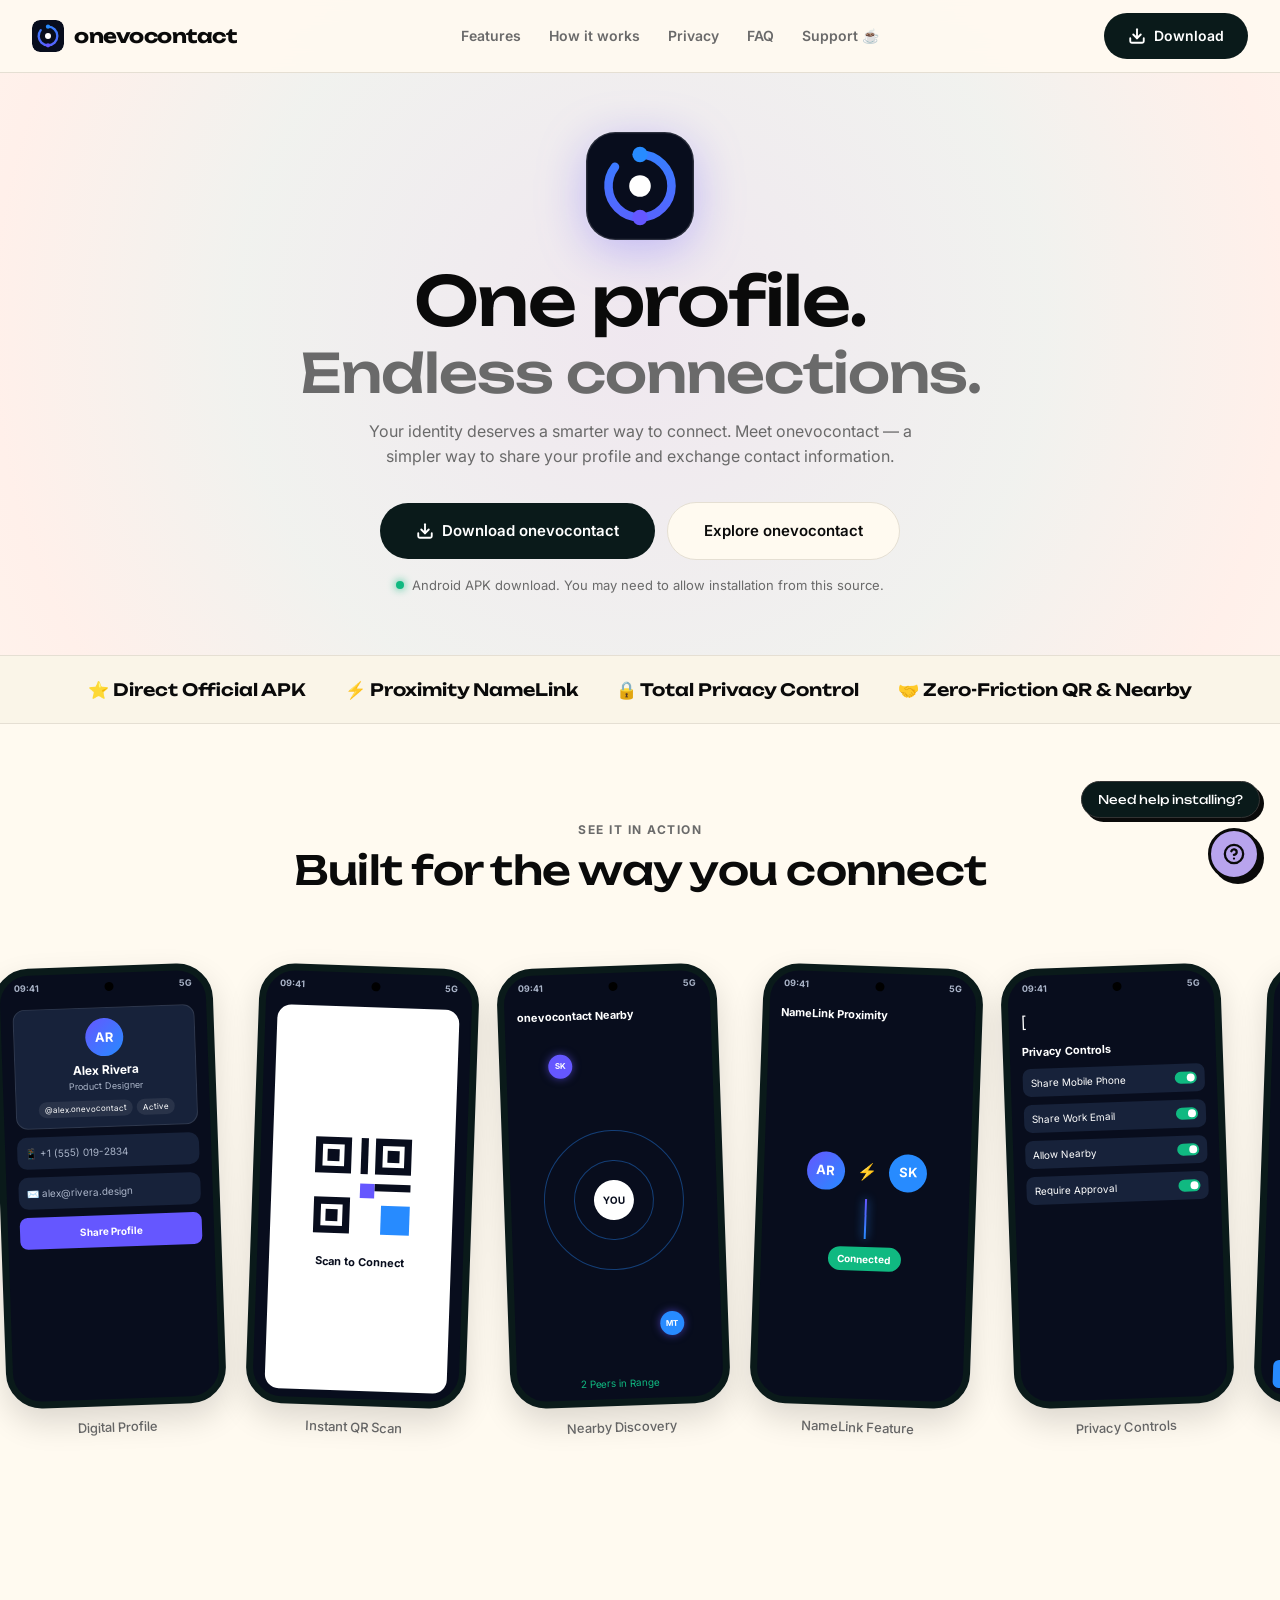
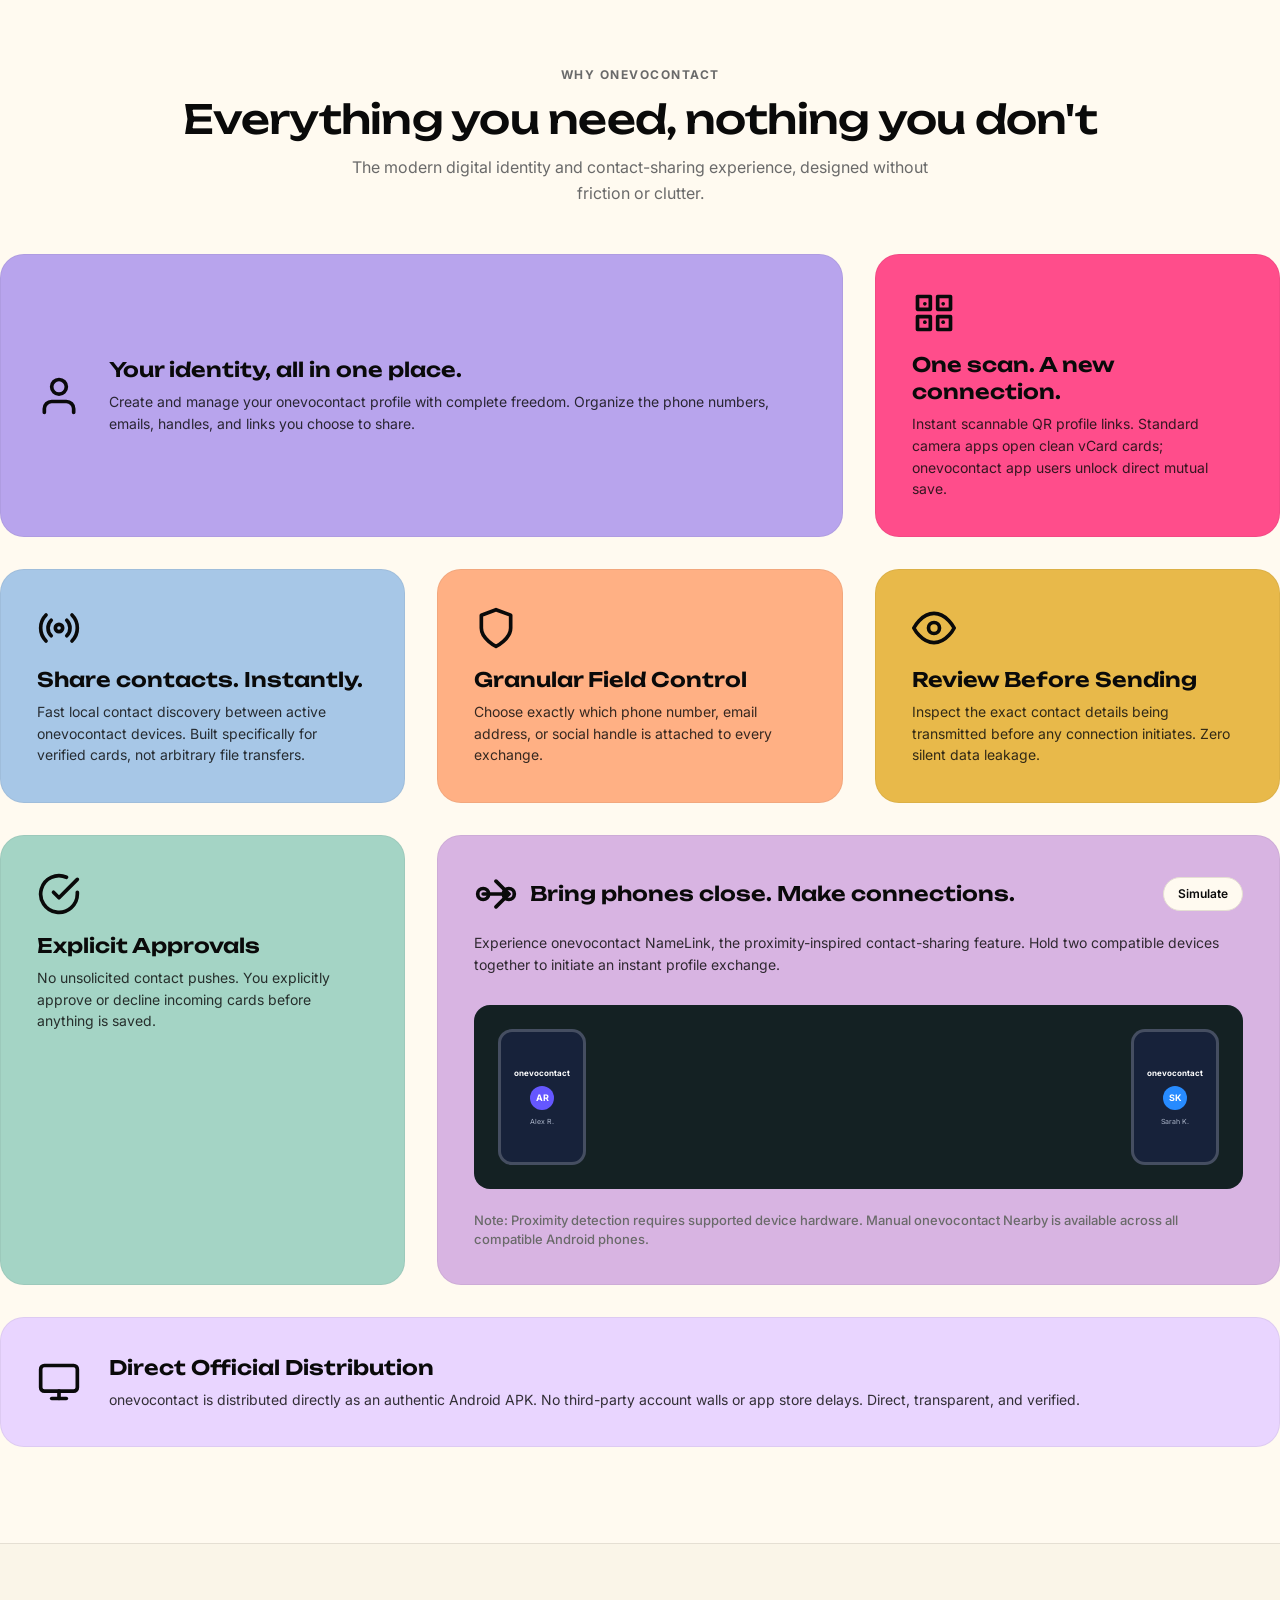
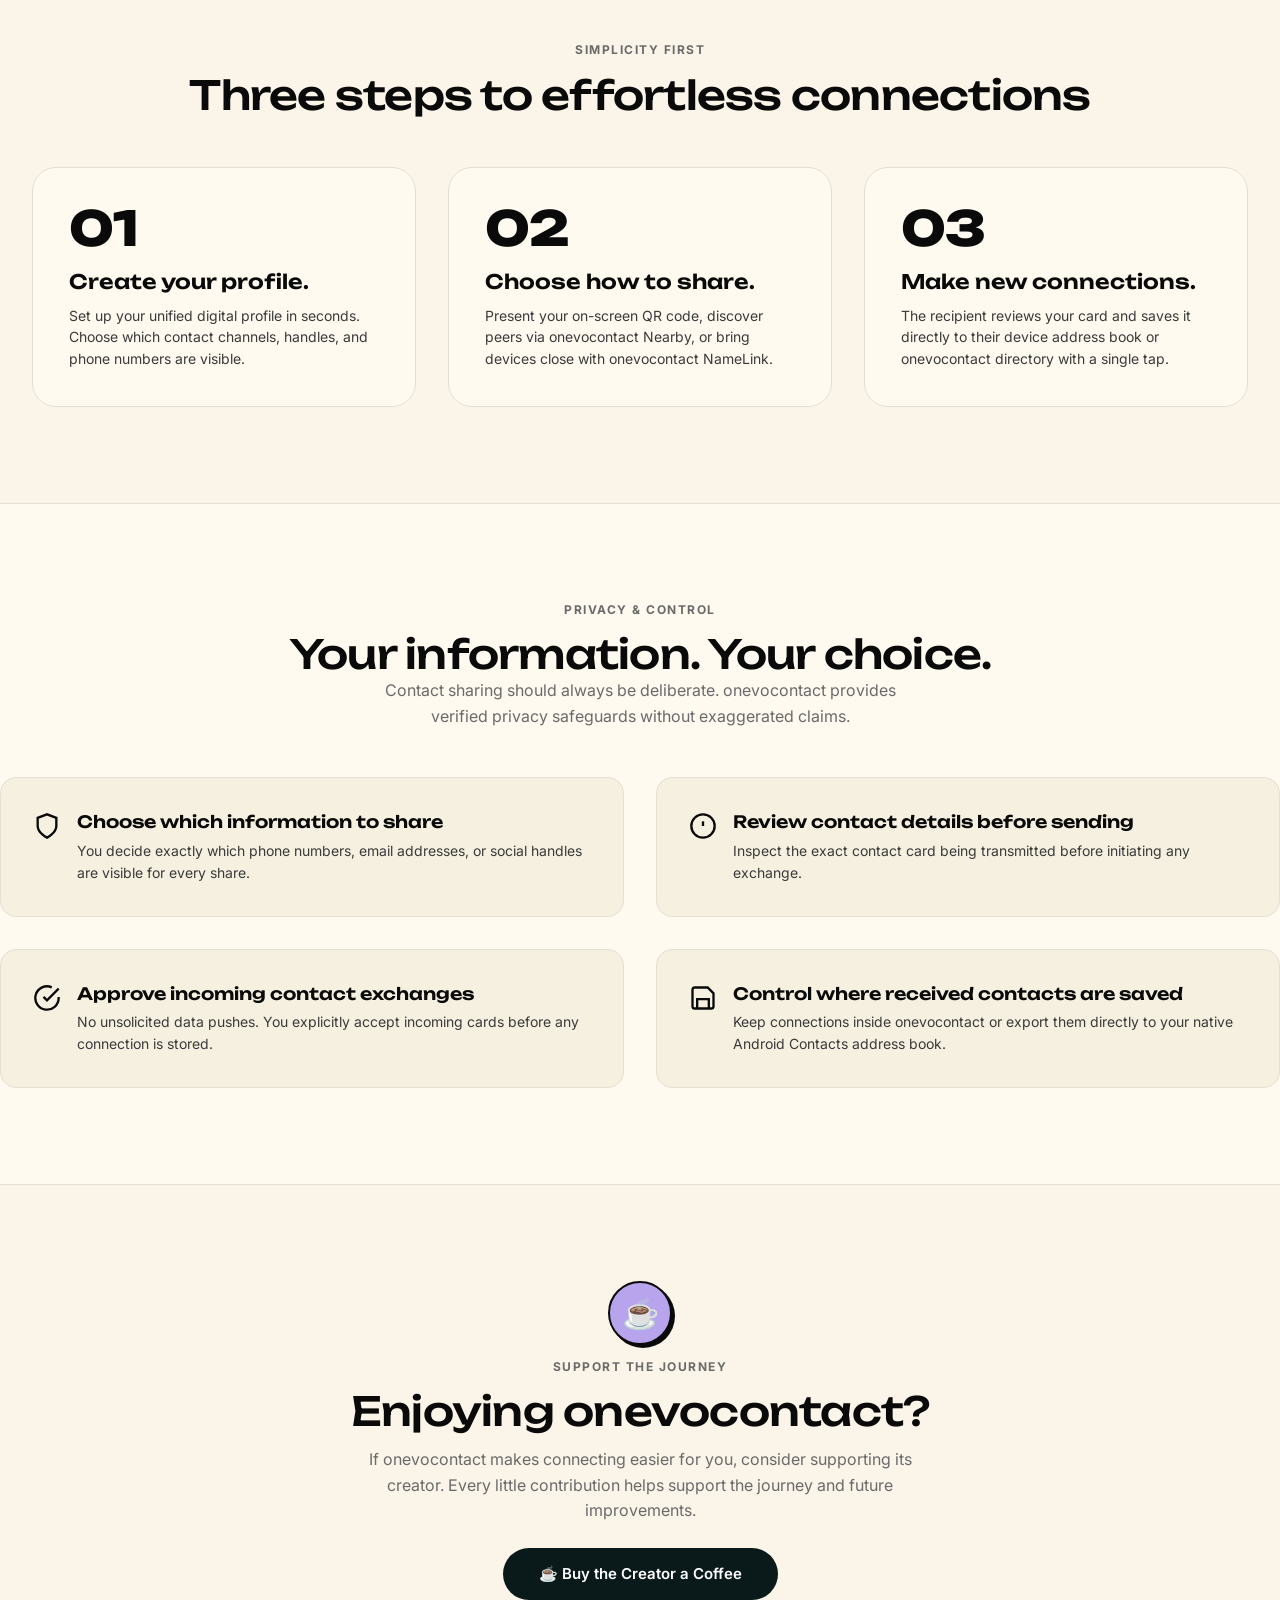
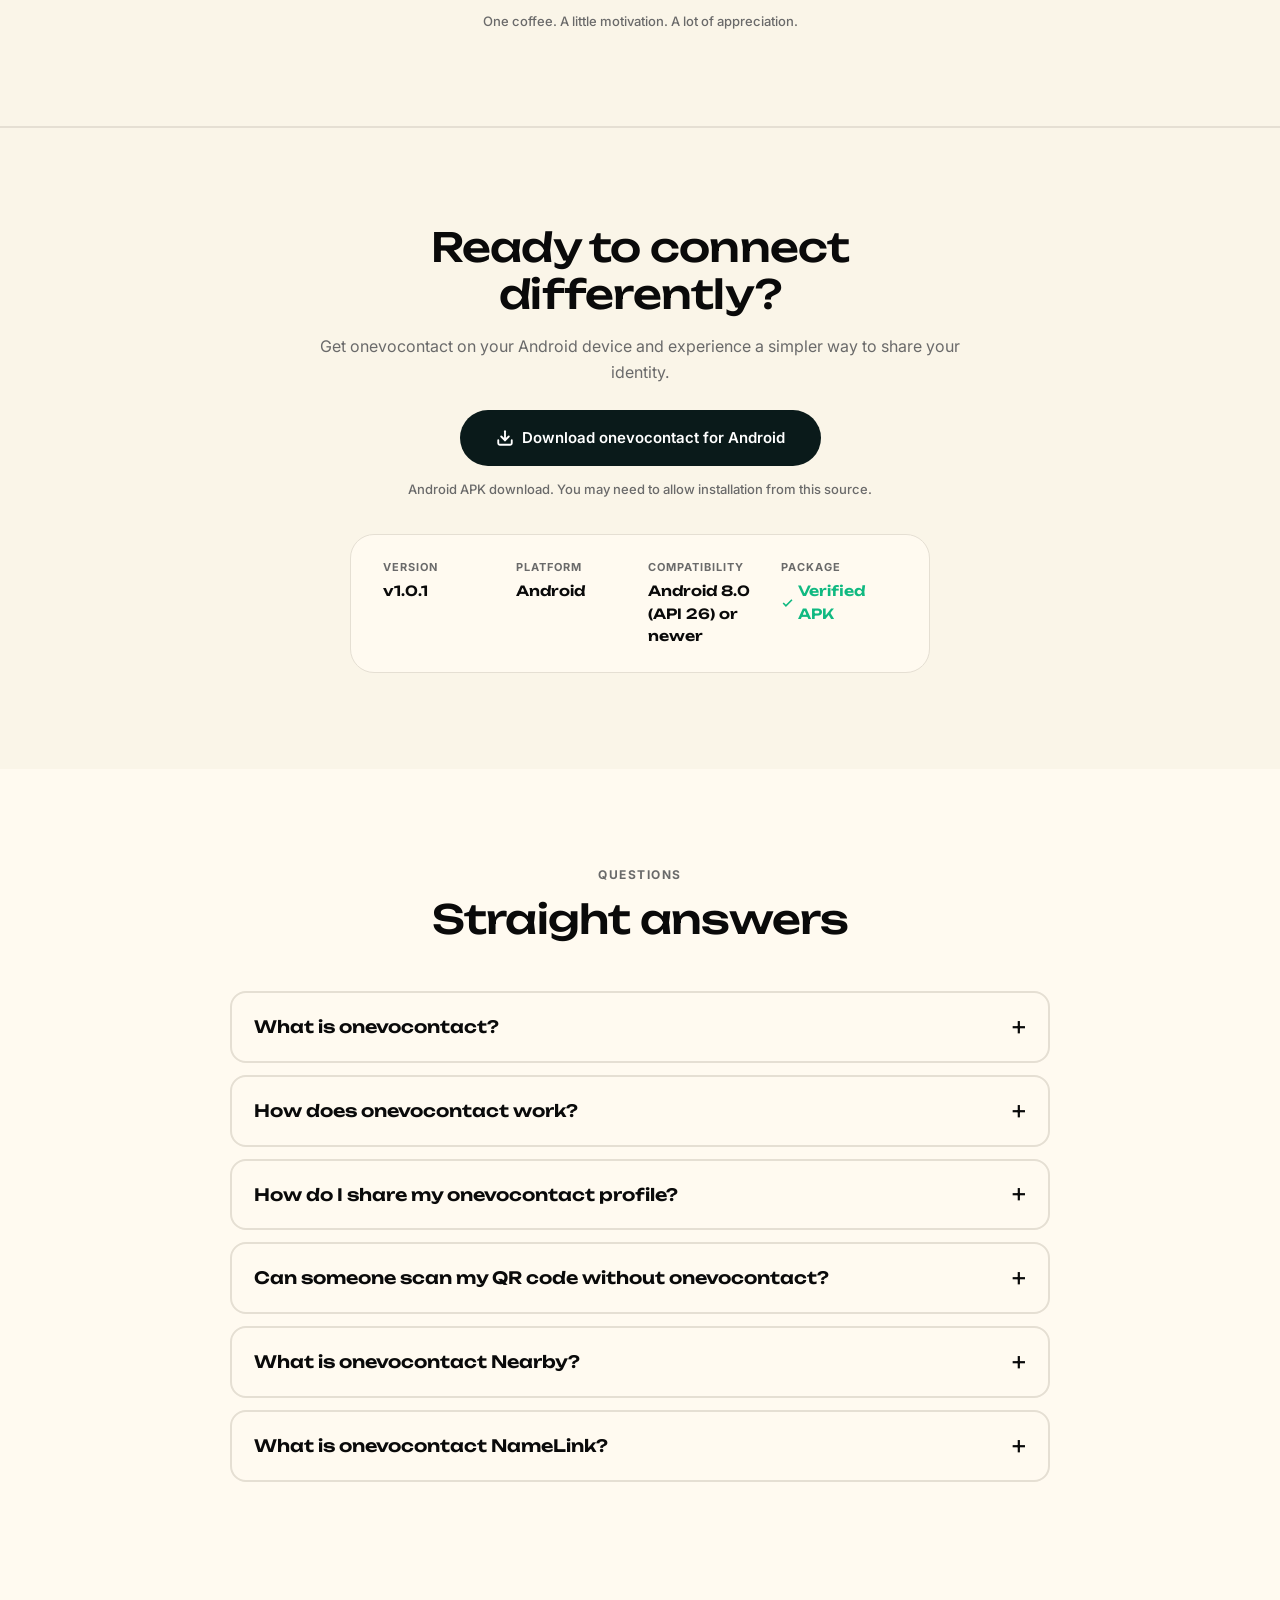
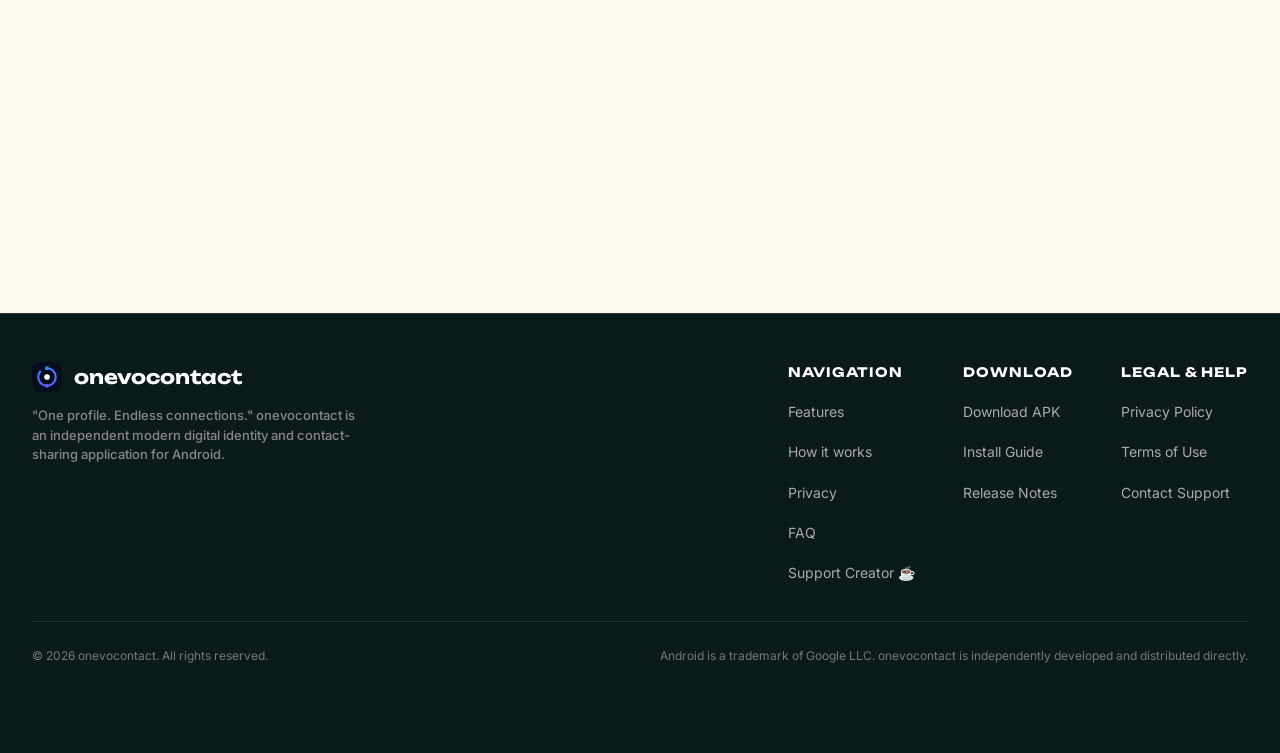
<file: index.html>
<!DOCTYPE html>
<html lang="en">
<head>
  <meta charset="UTF-8">
  <meta name="viewport" content="width=device-width, initial-scale=1.0, viewport-fit=cover">
  <meta http-equiv="X-UA-Compatible" content="ie=edge">

  <!-- Primary SEO Metadata -->
  <title>onevocontact — One profile. Endless connections. | Official Public Launch</title>
  <meta name="description" content="onevocontact makes digital identity and contact sharing simpler, faster and more convenient on Android. Download the official direct APK release.">
  <link rel="canonical" href="https://onevocontact.app/">
  <meta name="robots" content="index, follow">

  <!-- Open Graph / Facebook -->
  <meta property="og:type" content="website">
  <meta property="og:url" content="https://onevocontact.app/">
  <meta property="og:title" content="onevocontact — One profile. Endless connections.">
  <meta property="og:description" content="A simpler, faster way to share your profile and exchange contact information on Android.">
  <meta property="og:image" content="https://onevocontact.app/assets/images/og-image.svg">

  <!-- Twitter Card -->
  <meta name="twitter:card" content="summary_large_image">
  <meta name="twitter:url" content="https://onevocontact.app/">
  <meta name="twitter:title" content="onevocontact — One profile. Endless connections.">
  <meta name="twitter:description" content="A simpler, faster way to share your profile and exchange contact information on Android.">
  <meta name="twitter:image" content="https://onevocontact.app/assets/images/og-image.svg">

  <!-- Favicon (Inline data-URI fallback + external icons) -->
  <link rel="icon" type="image/svg+xml" href="data:image/svg+xml,%3Csvg xmlns='http://www.w3.org/2000/svg' viewBox='0 0 48 48'%3E%3Cdefs%3E%3ClinearGradient id='g' x1='4' y1='44' x2='44' y2='4' gradientUnits='userSpaceOnUse'%3E%3Cstop offset='0%25' stop-color='%236557FF'/%3E%3Cstop offset='100%25' stop-color='%23278BFF'/%3E%3C/linearGradient%3E%3C/defs%3E%3Crect width='48' height='48' rx='12' fill='%23080D1D'/%3E%3Ccircle cx='24' cy='24' r='14' stroke='url(%23g)' stroke-width='3.5' stroke-linecap='round' stroke-dasharray='64 12' transform='rotate(-45 24 24)' fill='none'/%3E%3Ccircle cx='24' cy='10' r='3.2' fill='%23278BFF'/%3E%3Ccircle cx='24' cy='38' r='3.2' fill='%236557FF'/%3E%3Ccircle cx='24' cy='24' r='4.5' fill='%23FFFFFF'/%3E%3C/svg%3E">
  <link rel="icon" type="image/svg+xml" href="./assets/icons/favicon.svg">
  <link rel="icon" type="image/x-icon" href="./favicon.ico">
  <meta name="theme-color" content="#fffaf0">

  <!-- Google Fonts (Unbounded + Inter) -->
  <link rel="preconnect" href="https://fonts.googleapis.com">
  <link rel="preconnect" href="https://fonts.gstatic.com" crossorigin>
  <link href="https://fonts.googleapis.com/css2?family=Inter:wght@400;500;600;700&family=Unbounded:wght@400;500;600;700;800&display=swap" rel="stylesheet">

  <!-- Structured Data (JSON-LD) -->
  <script type="application/ld+json">
  {
    "@context": "https://schema.org",
    "@type": "SoftwareApplication",
    "name": "onevocontact",
    "operatingSystem": "Android",
    "applicationCategory": "CommunicationApplication",
    "description": "onevocontact makes digital identity and contact sharing simpler, faster and more convenient on Android.",
    "downloadUrl": "https://github.com/sonusapien/onevocontact/releases/download/v.1.0.1/release.apk",
    "offers": {
      "@type": "Offer",
      "price": "0",
      "priceCurrency": "USD"
    }
  }
  </script>

  <!-- Main Stylesheet -->
  <link rel="stylesheet" href="style.css">
</head>
<body>

  <!-- ======================================================================
       NAVBAR (STICKY BLURRED RIBBON)
       ====================================================================== -->
  <nav id="navbar">
    <div class="container nav-inner">
      <a href="#" class="nav-logo display-font" aria-label="onevocontact Home">
        <svg class="nav-logo-svg" xmlns="http://www.w3.org/2000/svg" viewBox="0 0 48 48" fill="none" aria-hidden="true" focusable="false">
          <defs>
            <linearGradient id="nav-logo-grad" x1="4" y1="44" x2="44" y2="4" gradientUnits="userSpaceOnUse">
              <stop offset="0%" stop-color="#6557FF" />
              <stop offset="100%" stop-color="#278BFF" />
            </linearGradient>
          </defs>
          <rect width="48" height="48" rx="12" fill="#080D1D"/>
          <circle cx="24" cy="24" r="14" stroke="url(#nav-logo-grad)" stroke-width="3.5" stroke-linecap="round" stroke-dasharray="64 12" transform="rotate(-45 24 24)"/>
          <circle cx="24" cy="10" r="3.2" fill="#278BFF"/>
          <circle cx="24" cy="38" r="3.2" fill="#6557FF"/>
          <circle cx="24" cy="24" r="4.5" fill="#FFFFFF"/>
        </svg>
        <span>onevocontact</span>
      </a>

      <ul class="nav-center-links">
        <li><a href="#features" class="nav-link">Features</a></li>
        <li><a href="#how-it-works" class="nav-link">How it works</a></li>
        <li><a href="#privacy" class="nav-link">Privacy</a></li>
        <li><a href="#faq" class="nav-link">FAQ</a></li>
        <li><a href="#coffee" class="nav-link">Support ☕</a></li>
      </ul>

      <div class="nav-right-actions">
        <a href="https://github.com/sonusapien/onevocontact/releases/download/v.1.0.1/release.apk" download="onevocontact.apk" class="btn btn-primary ripple btn-download" data-download-apk>
          <svg xmlns="http://www.w3.org/2000/svg" viewBox="0 0 24 24" fill="none" stroke="currentColor" stroke-width="2.5" stroke-linecap="round" stroke-linejoin="round">
            <path d="M21 15v4a2 2 0 0 1-2 2H5a2 2 0 0 1-2-2v-4"></path>
            <polyline points="7 10 12 15 17 10"></polyline>
            <line x1="12" y1="15" x2="12" y2="3"></line>
          </svg>
          <span>Download</span>
        </a>

        <button class="mobile-nav-toggle" aria-label="Toggle Navigation Menu" aria-expanded="false" type="button">
          <span></span>
          <span></span>
          <span></span>
        </button>
      </div>
    </div>
  </nav>

  <!-- Mobile Drawer -->
  <div class="mobile-drawer" aria-hidden="true">
    <a href="#features" class="nav-link">Features</a>
    <a href="#how-it-works" class="nav-link">How it works</a>
    <a href="#privacy" class="nav-link">Privacy</a>
    <a href="#coffee" class="nav-link">Support ☕</a>
    <a href="#faq" class="nav-link">FAQ</a>
    <a href="https://github.com/sonusapien/onevocontact/releases/download/v.1.0.1/release.apk" download="onevocontact.apk" class="btn btn-primary ripple btn-download" data-download-apk>
      <span>Download onevocontact APK</span>
    </a>
  </div>

  <main>
    <!-- ====================================================================
         HERO SECTION (ROTATING AMBIENT AURA & FLOATING EMBLEM)
         ==================================================================== -->
    <header class="hero container">
      <svg class="hero-logo-svg reveal" xmlns="http://www.w3.org/2000/svg" viewBox="0 0 48 48" fill="none" aria-label="onevocontact Emblem" role="img">
        <defs>
          <linearGradient id="hero-logo-grad" x1="4" y1="44" x2="44" y2="4" gradientUnits="userSpaceOnUse">
            <stop offset="0%" stop-color="#6557FF" />
            <stop offset="100%" stop-color="#278BFF" />
          </linearGradient>
        </defs>
        <rect width="48" height="48" rx="13" fill="#080D1D" stroke="rgba(255,255,255,0.14)" stroke-width="1.2"/>
        <circle cx="24" cy="24" r="14" stroke="url(#hero-logo-grad)" stroke-width="3.8" stroke-linecap="round" stroke-dasharray="64 12" transform="rotate(-45 24 24)"/>
        <circle cx="24" cy="10" r="3.4" fill="#278BFF"/>
        <circle cx="24" cy="38" r="3.4" fill="#6557FF"/>
        <circle cx="24" cy="24" r="4.8" fill="#FFFFFF"/>
      </svg>

      <h1 class="display-xl reveal">
        One profile.<br>
        <span class="display-lg">Endless connections.</span>
      </h1>

      <p class="hero-sub body-md reveal">
        Your identity deserves a smarter way to connect. Meet onevocontact — a simpler way to share your profile and exchange contact information.
      </p>

      <div class="hero-ctas reveal">
        <!-- Critical Primary Download CTA -->
        <a href="https://github.com/sonusapien/onevocontact/releases/download/v.1.0.1/release.apk" download="onevocontact.apk" class="btn btn-primary btn-large ripple btn-download" data-download-apk>
          <svg xmlns="http://www.w3.org/2000/svg" viewBox="0 0 24 24" fill="none" stroke="currentColor" stroke-width="2.5" stroke-linecap="round" stroke-linejoin="round">
            <path d="M21 15v4a2 2 0 0 1-2 2H5a2 2 0 0 1-2-2v-4"></path>
            <polyline points="7 10 12 15 17 10"></polyline>
            <line x1="12" y1="15" x2="12" y2="3"></line>
          </svg>
          <span>Download onevocontact</span>
        </a>

        <a href="#features" class="btn btn-secondary btn-large ripple">
          <span>Explore onevocontact</span>
        </a>
      </div>

      <p class="hero-apk-note reveal">
        <span class="badge-dot" aria-hidden="true"></span>
        <span>Android APK download. You may need to allow installation from this source.</span>
      </p>
    </header>

    <!-- ====================================================================
         TICKER SECTION (METRIC & VALUE RIBBON)
         ==================================================================== -->
    <section class="ticker">
      <div class="ticker-inner">
        <div class="ticker-item reveal">⭐ Direct Official APK</div>
        <div class="ticker-item reveal">⚡ Proximity NameLink</div>
        <div class="ticker-item reveal">🔒 Total Privacy Control</div>
        <div class="ticker-item reveal">🤝 Zero-Friction QR &amp; Nearby</div>
      </div>
    </section>

    <!-- ====================================================================
         SCREENSHOTS MARQUEE SECTION (INFINITE ROTATING PHONES)
         ==================================================================== -->
    <section class="screenshots">
      <div class="container screenshots-header reveal">
        <p class="screenshots-label caption-uppercase">SEE IT IN ACTION</p>
        <h2 class="screenshots-title display-md">Built for the way you connect</h2>
      </div>

      <div class="scroll-strip-wrapper">
        <!-- Marquee Group 1 -->
        <div class="marquee-group">
          <!-- Mockup 1: Profile -->
          <div class="phone-mockup-wrapper">
            <div class="phone-mockup">
              <div class="phone-bar"><span>09:41</span><div class="phone-punch"></div><span>5G</span></div>
              <div class="phone-screen-body">
                <div class="screen-profile-card">
                  <div class="screen-avatar">AR</div>
                  <div class="screen-name">Alex Rivera</div>
                  <div class="screen-role">Product Designer</div>
                  <div class="screen-chip-row">
                    <span class="screen-chip">@alex.onevocontact</span>
                    <span class="screen-chip">Active</span>
                  </div>
                </div>
                <div style="background:#17223A; border-radius:10px; padding:8px; font-size:10px; color:#AAB4C8;">
                  📱 +1 (555) 019-2834
                </div>
                <div style="background:#17223A; border-radius:10px; padding:8px; font-size:10px; color:#AAB4C8;">
                  ✉️ alex@rivera.design
                </div>
                <div style="background:#6557FF; border-radius:8px; padding:8px; text-align:center; font-size:10px; font-weight:700;">
                  Share Profile
                </div>
              </div>
            </div>
            <p class="caption">Digital Profile</p>
          </div>

          <!-- Mockup 2: QR Sharing -->
          <div class="phone-mockup-wrapper">
            <div class="phone-mockup">
              <div class="phone-bar"><span>09:41</span><div class="phone-punch"></div><span>5G</span></div>
              <div class="phone-screen-body">
                <div class="screen-qr-wrap">
                  <svg viewBox="0 0 100 100" fill="none" xmlns="http://www.w3.org/2000/svg">
                    <rect width="100" height="100" rx="6" fill="#FFFFFF"/>
                    <path d="M10 10h30v30H10V10zm6 6v18h18V16H16z" fill="#080D1D"/>
                    <rect x="20" y="20" width="10" height="10" fill="#080D1D"/>
                    <path d="M60 10h30v30H60V10zm6 6v18h18V16H66z" fill="#080D1D"/>
                    <rect x="70" y="20" width="10" height="10" fill="#080D1D"/>
                    <path d="M10 60h30v30H10V60zm6 6v18h18V66H16z" fill="#080D1D"/>
                    <rect x="20" y="70" width="10" height="10" fill="#080D1D"/>
                    <rect x="48" y="10" width="6" height="30" fill="#080D1D"/>
                    <rect x="60" y="48" width="30" height="6" fill="#080D1D"/>
                    <rect x="48" y="48" width="12" height="12" fill="#6557FF"/>
                    <rect x="66" y="66" width="24" height="24" fill="#278BFF"/>
                  </svg>
                  <p style="font-size: 11px; font-weight:700; color: #080D1D; margin-top:8px;">Scan to Connect</p>
                </div>
              </div>
            </div>
            <p class="caption">Instant QR Scan</p>
          </div>

          <!-- Mockup 3: Nearby Discovery -->
          <div class="phone-mockup-wrapper">
            <div class="phone-mockup">
              <div class="phone-bar"><span>09:41</span><div class="phone-punch"></div><span>5G</span></div>
              <div class="phone-screen-body">
                <div style="font-size:11px; font-weight:700; color:#fff;">onevocontact Nearby</div>
                <div class="screen-nearby-wrap">
                  <div class="screen-radar-circle" style="width: 140px; height: 140px;"></div>
                  <div class="screen-radar-circle" style="width: 80px; height: 80px;"></div>
                  <div class="screen-peer-dot" style="top: 20px; left: 30px;">SK</div>
                  <div class="screen-peer-dot" style="bottom: 30px; right: 25px; background: #278BFF;">MT</div>
                  <div style="width: 40px; height: 40px; border-radius: 50%; background: #fff; display: flex; align-items: center; justify-content: center; font-size: 10px; font-weight: 700; color:#080D1D;">YOU</div>
                </div>
                <div style="font-size:10px; color:#10B981; text-align:center;">2 Peers in Range</div>
              </div>
            </div>
            <p class="caption">Nearby Discovery</p>
          </div>

          <!-- Mockup 4: NameLink -->
          <div class="phone-mockup-wrapper">
            <div class="phone-mockup">
              <div class="phone-bar"><span>09:41</span><div class="phone-punch"></div><span>5G</span></div>
              <div class="phone-screen-body">
                <div style="font-size:11px; font-weight:700; color:#fff;">NameLink Proximity</div>
                <div class="screen-namelink-wrap">
                  <div style="display:flex; gap:12px; align-items:center;">
                    <div class="screen-avatar" style="margin:0;">AR</div>
                    <div style="font-size:16px;">⚡</div>
                    <div class="screen-avatar" style="margin:0; background:#278BFF;">SK</div>
                  </div>
                  <div class="screen-beam"></div>
                  <span style="font-size:10px; background:#10B981; padding:4px 10px; border-radius:12px; font-weight:700;">Connected</span>
                </div>
              </div>
            </div>
            <p class="caption">NameLink Feature</p>
          </div>

          <!-- Mockup 5: Privacy -->
          <div class="phone-mockup-wrapper">
            <div class="phone-mockup">
              <div class="phone-bar"><span>09:41</span><div class="phone-punch"></div><span>5G</span></div>
              <div class="phone-screen-body">[
                <div style="font-size:11px; font-weight:700; color:#fff;">Privacy Controls</div>
                <div class="screen-switch-row"><span>Share Mobile Phone</span><div class="screen-toggle"></div></div>
                <div class="screen-switch-row"><span>Share Work Email</span><div class="screen-toggle"></div></div>
                <div class="screen-switch-row"><span>Allow Nearby</span><div class="screen-toggle"></div></div>
                <div class="screen-switch-row"><span>Require Approval</span><div class="screen-toggle"></div></div>
              </div>
            </div>
            <p class="caption">Privacy Controls</p>
          </div>

          <!-- Mockup 6: Contacts -->
          <div class="phone-mockup-wrapper">
            <div class="phone-mockup">
              <div class="phone-bar"><span>09:41</span><div class="phone-punch"></div><span>5G</span></div>
              <div class="phone-screen-body">
                <div style="font-size:11px; font-weight:700; color:#fff;">Saved Connections</div>
                <div style="background:#17223A; border-radius:8px; padding:6px 10px; font-size:10px;">Sarah Kim • Founder</div>
                <div style="background:#17223A; border-radius:8px; padding:6px 10px; font-size:10px;">Marcus Thorne • Engineer</div>
                <div style="background:#17223A; border-radius:8px; padding:6px 10px; font-size:10px;">Elena Rostova • Design</div>
                <div style="background:#278BFF; border-radius:6px; padding:6px; text-align:center; font-size:10px; font-weight:700; margin-top:auto;">Export to Contacts</div>
              </div>
            </div>
            <p class="caption">Contacts Library</p>
          </div>
        </div>

        <!-- Marquee Group 2 (Clone for seamless loop) -->
        <div class="marquee-group" aria-hidden="true">
          <div class="phone-mockup-wrapper">
            <div class="phone-mockup">
              <div class="phone-bar"><span>09:41</span><div class="phone-punch"></div><span>5G</span></div>
              <div class="phone-screen-body">
                <div class="screen-profile-card">
                  <div class="screen-avatar">AR</div>
                  <div class="screen-name">Alex Rivera</div>
                  <div class="screen-role">Product Designer</div>
                  <div class="screen-chip-row"><span class="screen-chip">@alex.onevocontact</span><span class="screen-chip">Active</span></div>
                </div>
                <div style="background:#17223A; border-radius:10px; padding:8px; font-size:10px; color:#AAB4C8;">📱 +1 (555) 019-2834</div>
                <div style="background:#17223A; border-radius:10px; padding:8px; font-size:10px; color:#AAB4C8;">✉️ alex@rivera.design</div>
                <div style="background:#6557FF; border-radius:8px; padding:8px; text-align:center; font-size:10px; font-weight:700;">Share Profile</div>
              </div>
            </div>
            <p class="caption">Digital Profile</p>
          </div>

          <div class="phone-mockup-wrapper">
            <div class="phone-mockup">
              <div class="phone-bar"><span>09:41</span><div class="phone-punch"></div><span>5G</span></div>
              <div class="phone-screen-body">
                <div class="screen-qr-wrap">
                  <svg viewBox="0 0 100 100" fill="none" xmlns="http://www.w3.org/2000/svg">
                    <rect width="100" height="100" rx="6" fill="#FFFFFF"/>
                    <path d="M10 10h30v30H10V10zm6 6v18h18V16H16z" fill="#080D1D"/>
                    <rect x="20" y="20" width="10" height="10" fill="#080D1D"/>
                    <path d="M60 10h30v30H60V10zm6 6v18h18V16H66z" fill="#080D1D"/>
                    <rect x="70" y="20" width="10" height="10" fill="#080D1D"/>
                    <path d="M10 60h30v30H10V60zm6 6v18h18V66H16z" fill="#080D1D"/>
                    <rect x="20" y="70" width="10" height="10" fill="#080D1D"/>
                    <rect x="48" y="10" width="6" height="30" fill="#080D1D"/>
                    <rect x="60" y="48" width="30" height="6" fill="#080D1D"/>
                    <rect x="48" y="48" width="12" height="12" fill="#6557FF"/>
                    <rect x="66" y="66" width="24" height="24" fill="#278BFF"/>
                  </svg>
                  <p style="font-size: 11px; font-weight:700; color: #080D1D; margin-top:8px;">Scan to Connect</p>
                </div>
              </div>
            </div>
            <p class="caption">Instant QR Scan</p>
          </div>

          <div class="phone-mockup-wrapper">
            <div class="phone-mockup">
              <div class="phone-bar"><span>09:41</span><div class="phone-punch"></div><span>5G</span></div>
              <div class="phone-screen-body">
                <div style="font-size:11px; font-weight:700; color:#fff;">onevocontact Nearby</div>
                <div class="screen-nearby-wrap">
                  <div class="screen-radar-circle" style="width: 140px; height: 140px;"></div>
                  <div class="screen-radar-circle" style="width: 80px; height: 80px;"></div>
                  <div class="screen-peer-dot" style="top: 20px; left: 30px;">SK</div>
                  <div class="screen-peer-dot" style="bottom: 30px; right: 25px; background: #278BFF;">MT</div>
                  <div style="width: 40px; height: 40px; border-radius: 50%; background: #fff; display: flex; align-items: center; justify-content: center; font-size: 10px; font-weight: 700; color:#080D1D;">YOU</div>
                </div>
                <div style="font-size:10px; color:#10B981; text-align:center;">2 Peers in Range</div>
              </div>
            </div>
            <p class="caption">Nearby Discovery</p>
          </div>

          <div class="phone-mockup-wrapper">
            <div class="phone-mockup">
              <div class="phone-bar"><span>09:41</span><div class="phone-punch"></div><span>5G</span></div>
              <div class="phone-screen-body">
                <div style="font-size:11px; font-weight:700; color:#fff;">NameLink Proximity</div>
                <div class="screen-namelink-wrap">
                  <div style="display:flex; gap:12px; align-items:center;">
                    <div class="screen-avatar" style="margin:0;">AR</div>
                    <div style="font-size:16px;">⚡</div>
                    <div class="screen-avatar" style="margin:0; background:#278BFF;">SK</div>
                  </div>
                  <div class="screen-beam"></div>
                  <span style="font-size:10px; background:#10B981; padding:4px 10px; border-radius:12px; font-weight:700;">Connected</span>
                </div>
              </div>
            </div>
            <p class="caption">NameLink Feature</p>
          </div>

          <div class="phone-mockup-wrapper">
            <div class="phone-mockup">
              <div class="phone-bar"><span>09:41</span><div class="phone-punch"></div><span>5G</span></div>
              <div class="phone-screen-body">
                <div style="font-size:11px; font-weight:700; color:#fff;">Privacy Controls</div>
                <div class="screen-switch-row"><span>Share Mobile Phone</span><div class="screen-toggle"></div></div>
                <div class="screen-switch-row"><span>Share Work Email</span><div class="screen-toggle"></div></div>
                <div class="screen-switch-row"><span>Allow Nearby</span><div class="screen-toggle"></div></div>
                <div class="screen-switch-row"><span>Require Approval</span><div class="screen-toggle"></div></div>
              </div>
            </div>
            <p class="caption">Privacy Controls</p>
          </div>

          <div class="phone-mockup-wrapper">
            <div class="phone-mockup">
              <div class="phone-bar"><span>09:41</span><div class="phone-punch"></div><span>5G</span></div>
              <div class="phone-screen-body">
                <div style="font-size:11px; font-weight:700; color:#fff;">Saved Connections</div>
                <div style="background:#17223A; border-radius:8px; padding:6px 10px; font-size:10px;">Sarah Kim • Founder</div>
                <div style="background:#17223A; border-radius:8px; padding:6px 10px; font-size:10px;">Marcus Thorne • Engineer</div>
                <div style="background:#17223A; border-radius:8px; padding:6px 10px; font-size:10px;">Elena Rostova • Design</div>
                <div style="background:#278BFF; border-radius:6px; padding:6px; text-align:center; font-size:10px; font-weight:700; margin-top:auto;">Export to Contacts</div>
              </div>
            </div>
            <p class="caption">Contacts Library</p>
          </div>
        </div>
      </div>
    </section>

    <!-- ====================================================================
         FEATURES BENTO GRID (POP-PASTEL TACTILE CARDS)
         ==================================================================== -->
    <section class="features container" id="features">
      <div class="features-header reveal">
        <p class="caption-uppercase" style="margin-bottom: var(--space-sm);">WHY onevocontact</p>
        <h2 class="display-md" style="margin-bottom: var(--space-sm);">Everything you need, nothing you don't</h2>
        <p class="body-md" style="color: var(--muted); max-width: 580px; margin: 0 auto;">
          The modern digital identity and contact-sharing experience, designed without friction or clutter.
        </p>
      </div>

      <div class="features-grid">
        <!-- Bento 1: Digital Identity (Feature A) -->
        <div class="feature-card feature-card-1 col-span-2 flex-row reveal">
          <svg class="feature-icon-svg" xmlns="http://www.w3.org/2000/svg" viewBox="0 0 24 24" fill="none" stroke="currentColor" stroke-width="2" stroke-linecap="round" stroke-linejoin="round">
            <path d="M20 21v-2a4 4 0 0 0-4-4H8a4 4 0 0 0-4 4v2"></path>
            <circle cx="12" cy="7" r="4"></circle>
          </svg>
          <div class="feature-content">
            <h3 class="title-md">Your identity, all in one place.</h3>
            <p class="body-sm feature-body">
              Create and manage your onevocontact profile with complete freedom. Organize the phone numbers, emails, handles, and links you choose to share.
            </p>
          </div>
        </div>

        <!-- Bento 2: QR Sharing (Feature B) -->
        <div class="feature-card feature-card-2 reveal">
          <svg class="feature-icon-svg" xmlns="http://www.w3.org/2000/svg" viewBox="0 0 24 24" fill="none" stroke="currentColor" stroke-width="2" stroke-linecap="round" stroke-linejoin="round">
            <rect x="3" y="3" width="7" height="7"></rect>
            <rect x="14" y="3" width="7" height="7"></rect>
            <rect x="14" y="14" width="7" height="7"></rect>
            <rect x="3" y="14" width="7" height="7"></rect>
            <path d="M7 7h.01"></path><path d="M17 7h.01"></path><path d="M7 17h.01"></path><path d="M17 17h.01"></path>
          </svg>
          <div class="feature-content">
            <h3 class="title-md">One scan. A new connection.</h3>
            <p class="body-sm feature-body">
              Instant scannable QR profile links. Standard camera apps open clean vCard cards; onevocontact app users unlock direct mutual save.
            </p>
          </div>
        </div>

        <!-- Bento 3: onevocontact Nearby (Feature C) -->
        <div class="feature-card feature-card-3 reveal">
          <svg class="feature-icon-svg" xmlns="http://www.w3.org/2000/svg" viewBox="0 0 24 24" fill="none" stroke="currentColor" stroke-width="2" stroke-linecap="round" stroke-linejoin="round">
            <circle cx="12" cy="12" r="2"></circle>
            <path d="M16.24 7.76a6 6 0 0 1 0 8.49m-8.48-.01a6 6 0 0 1 0-8.49m11.31-2.82a10 10 0 0 1 0 14.14m-14.14 0a10 10 0 0 1 0-14.14"></path>
          </svg>
          <div class="feature-content">
            <h3 class="title-md">Share contacts. Instantly.</h3>
            <p class="body-sm feature-body">
              Fast local contact discovery between active onevocontact devices. Built specifically for verified cards, not arbitrary file transfers.
            </p>
          </div>
        </div>

        <!-- Bento 4: Granular Privacy -->
        <div class="feature-card feature-card-4 reveal">
          <svg class="feature-icon-svg" xmlns="http://www.w3.org/2000/svg" viewBox="0 0 24 24" fill="none" stroke="currentColor" stroke-width="2" stroke-linecap="round" stroke-linejoin="round">
            <path d="M12 22s8-4 8-10V5l-8-3-8 3v7c0 6 8 10 8 10z"></path>
          </svg>
          <div class="feature-content">
            <h3 class="title-md">Granular Field Control</h3>
            <p class="body-sm feature-body">
              Choose exactly which phone number, email address, or social handle is attached to every exchange.
            </p>
          </div>
        </div>

        <!-- Bento 5: Review Before Sending -->
        <div class="feature-card feature-card-5 reveal">
          <svg class="feature-icon-svg" xmlns="http://www.w3.org/2000/svg" viewBox="0 0 24 24" fill="none" stroke="currentColor" stroke-width="2" stroke-linecap="round" stroke-linejoin="round">
            <path d="M1 12s4-8 11-8 11 8 11 8-4 8-11 8-11-8-11-8z"></path>
            <circle cx="12" cy="12" r="3"></circle>
          </svg>
          <div class="feature-content">
            <h3 class="title-md">Review Before Sending</h3>
            <p class="body-sm feature-body">
              Inspect the exact contact details being transmitted before any connection initiates. Zero silent data leakage.
            </p>
          </div>
        </div>

        <!-- Bento 6: Explicit Approvals -->
        <div class="feature-card feature-card-6 reveal">
          <svg class="feature-icon-svg" xmlns="http://www.w3.org/2000/svg" viewBox="0 0 24 24" fill="none" stroke="currentColor" stroke-width="2" stroke-linecap="round" stroke-linejoin="round">
            <path d="M22 11.08V12a10 10 0 1 1-5.93-9.14"></path>
            <polyline points="22 4 12 14.01 9 11.01"></polyline>
          </svg>
          <div class="feature-content">
            <h3 class="title-md">Explicit Approvals</h3>
            <p class="body-sm feature-body">
              No unsolicited contact pushes. You explicitly approve or decline incoming cards before anything is saved.
            </p>
          </div>
        </div>

        <!-- Bento 7: onevocontact NameLink (Feature D - Signature Innovation) -->
        <div class="feature-card feature-card-7 col-span-2 reveal">
          <div class="nl-card-header">
            <div class="nl-card-title-group">
              <svg class="feature-icon-svg" xmlns="http://www.w3.org/2000/svg" viewBox="0 0 24 24" fill="none" stroke="currentColor" stroke-width="2" stroke-linecap="round" stroke-linejoin="round">
                <path d="M5 12h14"></path>
                <path d="M12 5l7 7-7 7"></path>
                <circle cx="5" cy="12" r="3"></circle>
                <circle cx="19" cy="12" r="3"></circle>
              </svg>
              <h3 class="title-md">Bring phones close. Make connections.</h3>
            </div>
            <button id="nl-sim-trigger" class="btn btn-secondary btn-sm" type="button">
              <span>Simulate</span>
            </button>
          </div>

          <p class="body-sm feature-body">
            Experience onevocontact NameLink, the proximity-inspired contact-sharing feature. Hold two compatible devices together to initiate an instant profile exchange.
          </p>

          <!-- Interactive NameLink Demonstration Stage -->
          <div class="namelink-mini-stage">
            <div class="nl-mini-phone left">
              <span style="font-size:8px; font-weight:700;">onevocontact</span>
              <div style="width:24px; height:24px; border-radius:50%; background:#6557FF; margin:6px auto; font-size:9px; font-weight:700; display:flex; align-items:center; justify-content:center;">AR</div>
              <span style="font-size:7px; color:#AAB4C8;">Alex R.</span>
            </div>

            <div class="nl-mini-waves" aria-hidden="true">
              <div class="nl-wave-ring"></div>
            </div>

            <div class="namelink-mini-badge">
              Connected • Contact Saved
            </div>

            <div class="nl-mini-phone right">
              <span style="font-size:8px; font-weight:700;">onevocontact</span>
              <div style="width:24px; height:24px; border-radius:50%; background:#278BFF; margin:6px auto; font-size:9px; font-weight:700; display:flex; align-items:center; justify-content:center;">SK</div>
              <span style="font-size:7px; color:#AAB4C8;">Sarah K.</span>
            </div>
          </div>

          <p class="caption" style="margin-top: 6px;">
            Note: Proximity detection requires supported device hardware. Manual onevocontact Nearby is available across all compatible Android phones.
          </p>
        </div>

        <!-- Bento 8: Direct Official APK Distribution -->
        <div class="feature-card feature-card-8 col-span-3 flex-row reveal">
          <svg class="feature-icon-svg" xmlns="http://www.w3.org/2000/svg" viewBox="0 0 24 24" fill="none" stroke="currentColor" stroke-width="2" stroke-linecap="round" stroke-linejoin="round">
            <rect x="2" y="3" width="20" height="14" rx="2" ry="2"></rect>
            <line x1="8" y1="21" x2="16" y2="21"></line>
            <line x1="12" y1="17" x2="12" y2="21"></line>
          </svg>
          <div class="feature-content">
            <h3 class="title-md">Direct Official Distribution</h3>
            <p class="body-sm feature-body">
              onevocontact is distributed directly as an authentic Android APK. No third-party account walls or app store delays. Direct, transparent, and verified.
            </p>
          </div>
        </div>
      </div>
    </section>

    <!-- ====================================================================
         HOW IT WORKS (3-STEP TACTILE CARDS)
         ==================================================================== -->
    <section class="how-it-works" id="how-it-works">
      <div class="container">
        <div class="how-it-works-header reveal">
          <p class="caption-uppercase" style="margin-bottom: var(--space-sm);">SIMPLICITY FIRST</p>
          <h2 class="display-md">Three steps to effortless connections</h2>
        </div>

        <div class="steps-grid">
          <div class="step-box reveal">
            <div class="step-digit">01</div>
            <h3 class="title-md">Create your profile.</h3>
            <p class="body-sm">
              Set up your unified digital profile in seconds. Choose which contact channels, handles, and phone numbers are visible.
            </p>
          </div>

          <div class="step-box reveal">
            <div class="step-digit">02</div>
            <h3 class="title-md">Choose how to share.</h3>
            <p class="body-sm">
              Present your on-screen QR code, discover peers via onevocontact Nearby, or bring devices close with onevocontact NameLink.
            </p>
          </div>

          <div class="step-box reveal">
            <div class="step-digit">03</div>
            <h3 class="title-md">Make new connections.</h3>
            <p class="body-sm">
              The recipient reviews your card and saves it directly to their device address book or onevocontact directory with a single tap.
            </p>
          </div>
        </div>
      </div>
    </section>

    <!-- ====================================================================
         PRIVACY AND USER CONTROL SECTION
         ==================================================================== -->
    <section class="privacy container" id="privacy">
      <div class="features-header reveal">
        <p class="caption-uppercase" style="margin-bottom: var(--space-sm);">PRIVACY &amp; CONTROL</p>
        <h2 class="display-md">Your information. Your choice.</h2>
        <p class="body-md" style="color: var(--muted); max-width: 540px; margin: 0 auto;">
          Contact sharing should always be deliberate. onevocontact provides verified privacy safeguards without exaggerated claims.
        </p>
      </div>

      <div class="privacy-grid">
        <div class="privacy-pill-card reveal">
          <svg viewBox="0 0 24 24" fill="none" stroke="currentColor" stroke-width="2"><path d="M12 22s8-4 8-10V5l-8-3-8 3v7c0 6 8 10 8 10z"></path></svg>
          <div>
            <h3 class="title-sm" style="margin-bottom: 6px;">Choose which information to share</h3>
            <p class="body-sm">You decide exactly which phone numbers, email addresses, or social handles are visible for every share.</p>
          </div>
        </div>

        <div class="privacy-pill-card reveal">
          <svg viewBox="0 0 24 24" fill="none" stroke="currentColor" stroke-width="2"><circle cx="12" cy="12" r="10"></circle><line x1="12" y1="8" x2="12" y2="12"></line><line x1="12" y1="16" x2="12.01" y2="16"></line></svg>
          <div>
            <h3 class="title-sm" style="margin-bottom: 6px;">Review contact details before sending</h3>
            <p class="body-sm">Inspect the exact contact card being transmitted before initiating any exchange.</p>
          </div>
        </div>

        <div class="privacy-pill-card reveal">
          <svg viewBox="0 0 24 24" fill="none" stroke="currentColor" stroke-width="2"><path d="M22 11.08V12a10 10 0 1 1-5.93-9.14"></path><polyline points="22 4 12 14.01 9 11.01"></polyline></svg>
          <div>
            <h3 class="title-sm" style="margin-bottom: 6px;">Approve incoming contact exchanges</h3>
            <p class="body-sm">No unsolicited data pushes. You explicitly accept incoming cards before any connection is stored.</p>
          </div>
        </div>

        <div class="privacy-pill-card reveal">
          <svg viewBox="0 0 24 24" fill="none" stroke="currentColor" stroke-width="2"><path d="M19 21H5a2 2 0 0 1-2-2V5a2 2 0 0 1 2-2h11l5 5v11a2 2 0 0 1-2 2z"></path><polyline points="17 21 17 13 7 13 7 21"></polyline></svg>
          <div>
            <h3 class="title-sm" style="margin-bottom: 6px;">Control where received contacts are saved</h3>
            <p class="body-sm">Keep connections inside onevocontact or export them directly to your native Android Contacts address book.</p>
          </div>
        </div>
      </div>
    </section>


    <!-- ====================================================================
         CREATOR SUPPORT SECTION (BUY THE CREATOR A COFFEE)
         ==================================================================== -->
    <section class="coffee-support" id="coffee">
      <div class="container coffee-wrap reveal">
        <div class="coffee-icon-badge" aria-hidden="true">☕</div>
        <p class="caption-uppercase" style="margin-bottom: var(--space-sm);">SUPPORT THE JOURNEY</p>
        <h2 class="display-md" style="margin-bottom: var(--space-sm);">Enjoying onevocontact?</h2>
        <p class="body-md" style="max-width: 580px; margin: 0 auto var(--space-lg) auto; color: var(--muted);">
          If onevocontact makes connecting easier for you, consider supporting its creator. Every little contribution helps support the journey and future improvements.
        </p>

        <div style="display: flex; flex-direction: column; align-items: center; gap: 12px;">
          <button class="btn btn-primary btn-large ripple" data-open-modal="modal-coffee" type="button" aria-haspopup="dialog" aria-controls="modal-coffee">
            <span>☕ Buy the Creator a Coffee</span>
          </button>
          <p class="caption" style="color: var(--muted); margin: 0;">
            One coffee. A little motivation. A lot of appreciation.
          </p>
        </div>
      </div>
    </section>

    <!-- ====================================================================
         DOWNLOAD CLOSING SECTION (TACTILE CTA & VERIFIED CARD)
         ==================================================================== -->
    <section class="download-section" id="download">
      <div class="container download-wrap">
        <h2 class="display-md reveal">Ready to connect differently?</h2>
        <p class="body-md reveal">Get onevocontact on your Android device and experience a simpler way to share your identity.</p>

        <!-- Primary Download Button -->
        <a href="https://github.com/sonusapien/onevocontact/releases/download/v.1.0.1/release.apk" download="onevocontact.apk" class="btn btn-primary btn-large ripple btn-download reveal" data-download-apk>
          <svg xmlns="http://www.w3.org/2000/svg" viewBox="0 0 24 24" fill="none" stroke="currentColor" stroke-width="2.5" stroke-linecap="round" stroke-linejoin="round">
            <path d="M21 15v4a2 2 0 0 1-2 2H5a2 2 0 0 1-2-2v-4"></path>
            <polyline points="7 10 12 15 17 10"></polyline>
            <line x1="12" y1="15" x2="12" y2="3"></line>
          </svg>
          <span>Download onevocontact for Android</span>
        </a>

        <p class="caption reveal" style="margin-top: 14px;">
          Android APK download. You may need to allow installation from this source.
        </p>

        <!-- Release Metadata Card -->
        <div class="release-metadata-pill reveal">
          <div class="meta-col">
            <span class="meta-label">Version</span>
            <span id="meta-app-version" class="meta-val">v1.0.1</span>
          </div>
          <div class="meta-col">
            <span class="meta-label">Platform</span>
            <span class="meta-val">Android</span>
          </div>
          <div class="meta-col">
            <span class="meta-label">Compatibility</span>
            <span id="meta-compatibility" class="meta-val">Android 8.0+</span>
          </div>
          <div id="meta-filesize-col" class="meta-col" style="display: none;">
            <span class="meta-label">Package Size</span>
            <span id="meta-file-size" class="meta-val">--</span>
          </div>
          <div class="meta-col">
            <span class="meta-label">Package</span>
            <span class="meta-val verified">
              <svg style="width:14px; height:14px;" viewBox="0 0 24 24" fill="none" stroke="currentColor" stroke-width="3"><polyline points="20 6 9 17 4 12"/></svg>
              <span>Verified APK</span>
            </span>
          </div>
        </div>
      </div>
    </section>

    <!-- ====================================================================
         FAQ ACCORDION SECTION (10 REQUIRED QUESTIONS - ECHO MUSIC STYLE)
         ==================================================================== -->
    <section class="faq" id="faq">
      <div class="faq-header reveal">
        <p class="caption-uppercase" style="margin-bottom: var(--space-sm);">QUESTIONS</p>
        <h2 class="display-md">Straight answers</h2>
      </div>

      <div class="faq-list">
        <!-- FAQ 1 -->
        <div class="faq-item reveal">
          <div class="faq-question">
            <h3 class="title-sm">What is onevocontact?</h3>
            <span class="faq-icon">+</span>
          </div>
          <div class="faq-answer">
            <p class="body-md">onevocontact is a modern Android application designed to make digital identity and contact sharing simpler, faster, and more convenient. It lets you create a unified digital profile, share it via QR codes, and connect with peers through nearby sharing and proximity interactions.</p>
          </div>
        </div>

        <!-- FAQ 2 -->
        <div class="faq-item reveal">
          <div class="faq-question">
            <h3 class="title-sm">How does onevocontact work?</h3>
            <span class="faq-icon">+</span>
          </div>
          <div class="faq-answer">
            <p class="body-md">After installing onevocontact, you set up your profile with the contact methods you wish to make available (such as phone numbers, emails, and social handles). You can then share your profile instantly using a dynamic QR code, broadcast via onevocontact Nearby, or initiate a proximity-based connection.</p>
          </div>
        </div>

        <!-- FAQ 3 -->
        <div class="faq-item reveal">
          <div class="faq-question">
            <h3 class="title-sm">How do I share my onevocontact profile?</h3>
            <span class="faq-icon">+</span>
          </div>
          <div class="faq-answer">
            <p class="body-md">You can share your profile in three ways: by displaying your personal onevocontact QR code for the other person to scan with their camera, by initiating an exchange with users discovered in onevocontact Nearby, or by holding compatible phones together with onevocontact NameLink.</p>
          </div>
        </div>

        <!-- FAQ 4 -->
        <div class="faq-item reveal">
          <div class="faq-question">
            <h3 class="title-sm">Can someone scan my QR code without onevocontact?</h3>
            <span class="faq-icon">+</span>
          </div>
          <div class="faq-answer">
            <p class="body-md">Yes. When someone scans your onevocontact QR code using a standard smartphone camera or QR scanner, it opens your compatible contact card (standard vCard/web profile) so they can save your details directly into their device's address book without needing the app installed. Fellow onevocontact users unlock a direct mutual save inside the app.</p>
          </div>
        </div>

        <!-- FAQ 5 -->
        <div class="faq-item reveal">
          <div class="faq-question">
            <h3 class="title-sm">What is onevocontact Nearby?</h3>
            <span class="faq-icon">+</span>
          </div>
          <div class="faq-answer">
            <p class="body-md">onevocontact Nearby is a local contact discovery feature that lets you find other onevocontact users in your immediate surroundings (for example, in a meeting room or networking hall) and exchange profile cards directly upon mutual approval. It is built specifically for contact cards and does not perform arbitrary file transfers.</p>
          </div>
        </div>

        <!-- FAQ 6 -->
        <div class="faq-item reveal">
          <div class="faq-question">
            <h3 class="title-sm">What is onevocontact NameLink?</h3>
            <span class="faq-icon">+</span>
          </div>
          <div class="faq-answer">
            <p class="body-md">onevocontact NameLink is our signature proximity-inspired contact-sharing feature. By bringing two supported Android phones close together, NameLink detects the nearby interaction and initiates a seamless, elegant profile exchange with visual confirmation.</p>
          </div>
        </div>

        <!-- FAQ 7 -->
        <div class="faq-item reveal">
          <div class="faq-question">
            <h3 class="title-sm">Does NameLink work on every Android phone?</h3>
            <span class="faq-icon">+</span>
          </div>
          <div class="faq-answer">
            <p class="body-md">Automatic proximity detection requires compatible device hardware and sensors. On devices without dedicated proximity hardware, manual onevocontact Nearby and QR sharing provide dependable, zero-friction alternatives available across all compatible Android phones.</p>
          </div>
        </div>

        <!-- FAQ 8 -->
        <div class="faq-item reveal">
          <div class="faq-question">
            <h3 class="title-sm">How do I install the APK?</h3>
            <span class="faq-icon">+</span>
          </div>
          <div class="faq-answer">
            <p class="body-md">Download the APK using the "Download onevocontact" button. Once downloaded, tap the notification or open your Downloads folder to run the APK. If prompted by Android, grant permission to allow installation from your browser. Follow the on-screen prompts to complete the installation.</p>
          </div>
        </div>

        <!-- FAQ 9 -->
        <div class="faq-item reveal">
          <div class="faq-question">
            <h3 class="title-sm">How do I update onevocontact?</h3>
            <span class="faq-icon">+</span>
          </div>
          <div class="faq-answer">
            <p class="body-md">Whenever a new release is published, download the updated APK directly from this official website and install it. Android will update the existing onevocontact application seamlessly while preserving your profile and saved contacts.</p>
          </div>
        </div>

        <!-- FAQ 10 -->
        <div class="faq-item reveal">
          <div class="faq-question">
            <h3 class="title-sm">Where can I contact onevocontact support?</h3>
            <span class="faq-icon">+</span>
          </div>
          <div class="faq-answer">
            <p class="body-md">You can reach the official onevocontact support team via email at <a href="mailto:warriorsonu@gmail.com" style="color:var(--ink); text-decoration:underline;">support@onevocontact.app</a>. Our team is available to assist with inquiries, bug reports, and feedback.</p>
          </div>
        </div>
      </div>
    </section>
  </main>

  <!-- ======================================================================
       FOOTER (ECHO MUSIC EDITORIAL 2-COLUMN PATTERN)
       ====================================================================== -->
  <footer>
    <div class="container">
      <div class="footer-grid">
        <div class="footer-col-left">
          <div class="footer-logo display-font">
            <svg class="footer-logo-svg" xmlns="http://www.w3.org/2000/svg" viewBox="0 0 48 48" fill="none" aria-hidden="true" focusable="false">
              <defs>
                <linearGradient id="footer-logo-grad" x1="4" y1="44" x2="44" y2="4" gradientUnits="userSpaceOnUse">
                  <stop offset="0%" stop-color="#6557FF" />
                  <stop offset="100%" stop-color="#278BFF" />
                </linearGradient>
              </defs>
              <rect width="48" height="48" rx="12" fill="#080D1D"/>
              <circle cx="24" cy="24" r="14" stroke="url(#footer-logo-grad)" stroke-width="3.5" stroke-linecap="round" stroke-dasharray="64 12" transform="rotate(-45 24 24)"/>
              <circle cx="24" cy="10" r="3.2" fill="#278BFF"/>
              <circle cx="24" cy="38" r="3.2" fill="#6557FF"/>
              <circle cx="24" cy="24" r="4.5" fill="#FFFFFF"/>
            </svg>
            <span>onevocontact</span>
          </div>
          <div class="footer-disclaimer caption">
            "One profile. Endless connections." onevocontact is an independent modern digital identity and contact-sharing application for Android.
          </div>
        </div>

        <div class="footer-col-right">
          <div class="footer-column">
            <div class="footer-column-title display-font">Navigation</div>
            <a href="#features" class="footer-link">Features</a>
            <a href="#how-it-works" class="footer-link">How it works</a>
            <a href="#privacy" class="footer-link">Privacy</a>
            <a href="#faq" class="footer-link">FAQ</a>
            <a href="#coffee" class="footer-link">Support Creator ☕</a>
          </div>

          <div class="footer-column">
            <div class="footer-column-title display-font">Download</div>
            <a href="https://github.com/sonusapien/onevocontact/releases/download/v.1.0.1/release.apk" download="onevocontact.apk" class="footer-link btn-download" data-download-apk>Download APK</a>
            <a href="#" class="footer-link" data-open-modal="modal-install-guide">Install Guide</a>
            <a href="#download" class="footer-link">Release Notes</a>
          </div>

          <div class="footer-column">
            <div class="footer-column-title display-font">Legal &amp; Help</div>
            <a href="#" class="footer-link" data-open-modal="modal-privacy">Privacy Policy</a>
            <a href="#" class="footer-link" data-open-modal="modal-terms">Terms of Use</a>
            <a href="mailto:warriorsonu2@gmail.com" class="footer-link">Contact Support</a>
          </div>
        </div>
      </div>

      <div class="footer-bottom-line">
        <div>&copy; <span id="current-year">2026</span> onevocontact. All rights reserved.</div>
        <div>Android is a trademark of Google LLC. onevocontact is independently developed and distributed directly.</div>
      </div>
    </div>
  </footer>

  <!-- ======================================================================
       FLOATING HELP / QUICK ACCESS BUTTON (ECHO MUSIC STYLE FAB)
       ====================================================================== -->
  <div class="support-fab" id="support-fab">
    <div class="support-msg-bubble">Need help installing?</div>
    <button class="support-btn" aria-label="Open Installation Guide" data-open-modal="modal-install-guide" type="button">
      <svg viewBox="0 0 24 24" fill="none" stroke="currentColor" stroke-width="2.5" stroke-linecap="round" stroke-linejoin="round">
        <circle cx="12" cy="12" r="10"></circle>
        <path d="M9.09 9a3 3 0 0 1 5.83 1c0 2-3 3-3 3"></path>
        <line x1="12" y1="17" x2="12.01" y2="17"></line>
      </svg>
    </button>
  </div>

  <!-- ======================================================================
       MODAL DIALOGS (PRIVACY, INSTALL GUIDE, TERMS)
       ====================================================================== -->
  <!-- Privacy Modal -->
  <div id="modal-privacy" class="modal-overlay" aria-hidden="true" role="dialog" aria-labelledby="modal-privacy-title">
    <div class="modal-window">
      <button class="modal-close-btn" aria-label="Close dialog" type="button">&times;</button>
      <h3 id="modal-privacy-title" class="modal-title display-font title-md">onevocontact Privacy Policy</h3>
      <div class="modal-body">
        <p><strong>Effective Date:</strong> Official Public Launch 2026</p>
        <p>At onevocontact, your digital identity belongs to you. We design our contact-sharing tools to give you clear, transparent control over what information you choose to make available.</p>
        <h4>1. Information You Choose to Share</h4>
        <p>onevocontact only transmits contact fields (such as phone numbers, email addresses, or profile handles) that you explicitly enable. You can inspect your active card before initiating any exchange.</p>
        <h4>2. Local Discovery &amp; Exchange</h4>
        <p>Nearby discovery and NameLink interactions require explicit confirmation on your device before contact information is transferred or stored. No unsolicited contact cards are pushed to your device without approval.</p>
        <h4>3. Device Storage &amp; Address Book</h4>
        <p>Contacts received through onevocontact can be managed within the app or exported directly to your native Android Contacts provider at your discretion.</p>
        <h4>4. Contact Support</h4>
        <p>If you have questions regarding this privacy policy or your profile data, contact us at <a href="warriorsonu2@gmail.com">support@onevocontact.app</a>.</p>
      </div>
    </div>
  </div>

  <!-- Installation Guide Modal -->
  <div id="modal-install-guide" class="modal-overlay" aria-hidden="true" role="dialog" aria-labelledby="modal-install-title">
    <div class="modal-window">
      <button class="modal-close-btn" aria-label="Close dialog" type="button">&times;</button>
      <h3 id="modal-install-title" class="modal-title display-font title-md">How to Install onevocontact on Android</h3>
      <div class="modal-body">
        <p>Follow these quick steps to install the official onevocontact APK:</p>
        <h4>Step 1: Download the APK</h4>
        <p>Click any "Download onevocontact" button on this website to save <code>onevocontact.apk</code> to your device.</p>
        <h4>Step 2: Allow Installation from this Source</h4>
        <p>When you open the downloaded file, Android may display a prompt asking for permission to install unknown apps from your browser. Tap <strong>Settings</strong> and toggle on <strong>"Allow from this source"</strong>.</p>
        <h4>Step 3: Confirm Installation</h4>
        <p>Return to the installer and tap <strong>Install</strong>. Once completed, tap <strong>Open</strong> to launch onevocontact and set up your digital profile.</p>
      </div>
    </div>
  </div>

  <!-- Terms Modal -->
  <div id="modal-terms" class="modal-overlay" aria-hidden="true" role="dialog" aria-labelledby="modal-terms-title">
    <div class="modal-window">
      <button class="modal-close-btn" aria-label="Close dialog" type="button">&times;</button>
      <h3 id="modal-terms-title" class="modal-title display-font title-md">Terms of Use</h3>
      <div class="modal-body">
        <p>By downloading or using onevocontact, you agree to these terms:</p>
        <h4>1. Permitted Use</h4>
        <p>onevocontact is provided for personal and professional digital profile and contact sharing. You agree not to use the service for spamming, harassment, or unauthorized collection of third-party contact data.</p>
        <h4>2. Direct APK Distribution</h4>
        <p>onevocontact is distributed directly by its official development team. Ensure you only download APK packages from official onevocontact domains.</p>
        <h4>3. Software Updates</h4>
        <p>Features, proximity detection performance, and capabilities may vary based on your Android device hardware and system version.</p>
      </div>
    </div>
  </div>

  <!-- Main JavaScript -->

    <!-- ====================================================================
         MODAL 4: BUY THE CREATOR A COFFEE (FIXED ₹89 UPI PAYMENT)
         ==================================================================== -->
    <div id="modal-coffee" class="modal-overlay" aria-hidden="true" role="dialog" aria-labelledby="modal-coffee-title">
      <div class="modal-window" style="max-width: 440px; text-align: center;">
        <button class="modal-close-btn" aria-label="Close dialog" type="button">&times;</button>
        
        <div style="font-size: 32px; margin-bottom: 6px;">☕</div>
        <h3 id="modal-coffee-title" class="modal-title display-font title-md">Support the Creator</h3>
        <p class="body-md" style="margin-top: 4px; color: var(--muted);">Thank you for supporting ONEVO!</p>

        <!-- Fixed Contribution Badge: Strictly Non-Editable ₹89 -->
        <div class="coffee-amount-pill">
          <div class="coffee-amount-num">₹89</div>
          <div class="caption-uppercase" style="font-size: 11px; letter-spacing: 1px; color: var(--ink); margin-top: 2px;">Fixed Contribution</div>
        </div>

        <!-- Genuine Scannable UPI QR Container -->
        <div class="coffee-qr-frame">
          <img src="assets/images/upi-qr.svg" alt="UPI Payment QR Code for ₹89" style="width: 100%; height: 100%; object-fit: contain;">
        </div>

        <p class="caption" style="color: var(--muted); margin-bottom: 12px; font-weight: 600;">Scan using any supported UPI app</p>

        <!-- UPI ID Row with Copy Action -->
        <div class="coffee-upi-row">
          <span style="font-family: monospace; font-size: 14px; font-weight: 700; color: var(--ink);">sonusapien@fam</span>
          <button id="copy-upi-btn" class="btn btn-secondary btn-sm ripple" type="button" aria-label="Copy UPI ID to clipboard" style="padding: 6px 12px; font-size: 11px;">
            <span>Copy</span>
          </button>
        </div>
        <div id="copy-upi-toast" class="caption" style="min-height: 16px; color: var(--accent-emerald); font-weight: 700; margin-bottom: 12px;" aria-live="polite"></div>

        <!-- Pay via UPI Native Intent Button -->
        <a id="pay-upi-btn" href="upi://pay?pa=sonusapien%40fam&amp;pn=ONEVO%20Creator&amp;am=89.00&amp;cu=INR" class="btn btn-primary btn-large ripple" target="_self" rel="noopener" style="width: 100%; margin-bottom: 8px;">
          <span>Pay via UPI (₹89)</span>
        </a>

        <p class="caption" style="color: var(--muted); margin: 0; font-size: 11px;">
          Opens your installed UPI app on Android · Zero platform fee
        </p>
      </div>
    </div>

  <script src="script.js"></script>
</body>
</html>
</file>
<file: style.css>
/* ==========================================================================
   ONEVO — OFFICIAL PUBLIC LAUNCH STYLESHEET
   Design System Reference: Echo Music (echomusic.fun)
   Mobile First & Fully Responsive across 320px to 1920px+
   Aesthetic: Warm Canvas, Unbounded Neo-Editorial Typography, Pop-Pastel Bento Grid,
              Tactile 3D Ripple Buttons, Infinite Screenshots Marquee.
   ========================================================================== */

@import url('https://fonts.googleapis.com/css2?family=Inter:wght@400;500;600;700&family=Unbounded:wght@400;500;600;700;800&display=swap');

/* --------------------------------------------------------------------------
   1. DESIGN TOKENS & SYSTEM VARIABLES
   -------------------------------------------------------------------------- */
:root {
  /* Canvas & Base Neutrals */
  --canvas: #fffaf0;
  --surface-soft: #faf5e8;
  --surface-card: #f5f0e0;
  --surface-dark: #0a1a1a;
  --surface-dark-hover: #162a2a;
  --ink: #0a0a0a;
  --body: #3a3a3a;
  --muted: #6a6a6a;
  --hairline: #e5dfd3;
  --hairline-dark: #333333;

  /* Pop-Pastel Bento Accents (Echo Music Palette adapted for ONEVO) */
  --accent-violet: #b8a4ed;
  --accent-violet-deep: #6557FF;
  --accent-sky: #a7c7e7;
  --accent-sky-deep: #278BFF;
  --accent-pink: #ff4d8b;
  --accent-peach: #ffb084;
  --accent-ochre: #e8b94a;
  --accent-mint: #a4d4c5;
  --accent-lavender: #e9d5ff;
  --accent-lilac: #d8b4e2;
  --accent-rose: #fca5a5;
  --accent-emerald: #10B981;

  /* Spacing Scale */
  --space-xxs: 4px;
  --space-xs: 8px;
  --space-sm: 12px;
  --space-md: 16px;
  --space-lg: 24px;
  --space-xl: 32px;
  --space-xxl: 48px;
  --space-section: 96px;

  /* Corner Radii */
  --radius-xs: 6px;
  --radius-sm: 8px;
  --radius-md: 12px;
  --radius-lg: 16px;
  --radius-xl: 24px;
  --radius-pill: 9999px;

  /* Typography */
  --font-display: 'Unbounded', -apple-system, BlinkMacSystemFont, "Segoe UI", Roboto, sans-serif;
  --font-body: 'Inter', -apple-system, BlinkMacSystemFont, "Segoe UI", Roboto, sans-serif;

  /* Shadows */
  --shadow-tactile: 4px 4px 0px var(--ink);
  --shadow-tactile-sm: 2px 2px 0px var(--ink);
  --shadow-card: 0 12px 32px rgba(10, 10, 10, 0.05);
  --shadow-card-hover: 0 20px 40px rgba(10, 10, 10, 0.08);

  /* Transitions */
  --transition-fast: 150ms cubic-bezier(0.2, 0, 0, 1);
  --transition-smooth: 250ms cubic-bezier(0.16, 1, 0.3, 1);

  /* Safe Area Insets for Notch / Dynamic Island Phones */
  --safe-top: env(safe-area-inset-top, 0px);
  --safe-bottom: env(safe-area-inset-bottom, 0px);
  --safe-left: env(safe-area-inset-left, 0px);
  --safe-right: env(safe-area-inset-right, 0px);
}

/* --------------------------------------------------------------------------
   2. RESET & BASE STYLES
   -------------------------------------------------------------------------- */
*, *::before, *::after {
  box-sizing: border-box;
  margin: 0;
  padding: 0;
}

html {
  font-family: var(--font-body);
  background-color: var(--canvas);
  color: var(--body);
  scroll-behavior: smooth;
  -webkit-text-size-adjust: 100%;
  -webkit-font-smoothing: antialiased;
  -moz-osx-font-smoothing: grayscale;
}

body {
  background-color: var(--canvas);
  color: var(--body);
  line-height: 1.6;
  overflow-x: hidden;
  width: 100%;
  position: relative;
  min-height: 100vh;
  padding-left: var(--safe-left);
  padding-right: var(--safe-right);
}

::selection {
  background: var(--accent-violet);
  color: var(--ink);
}

img, svg {
  display: block;
  max-width: 100%;
  height: auto;
}

a {
  text-decoration: none;
  color: inherit;
  transition: color var(--transition-fast);
}

button {
  font-family: inherit;
  border: none;
  background: none;
  cursor: pointer;
  color: inherit;
}

/* --------------------------------------------------------------------------
   3. TYPOGRAPHIC SYSTEM (FLUID & MOBILE-CALIBRATED)
   -------------------------------------------------------------------------- */
.display-font {
  font-family: var(--font-display);
  color: var(--ink);
}

.display-xl {
  font-family: var(--font-display);
  font-size: clamp(28px, 6.5vw, 68px);
  font-weight: 500;
  letter-spacing: -1.5px;
  line-height: 1.08;
  color: var(--ink);
  word-break: break-word;
}

.display-lg {
  font-family: var(--font-display);
  font-size: clamp(22px, 5.2vw, 54px);
  font-weight: 500;
  letter-spacing: -1px;
  line-height: 1.1;
  color: var(--ink);
  word-break: break-word;
}

.display-md {
  font-family: var(--font-display);
  font-size: clamp(22px, 4.2vw, 40px);
  font-weight: 500;
  letter-spacing: -0.75px;
  line-height: 1.18;
  color: var(--ink);
  word-break: break-word;
}

.title-lg {
  font-family: var(--font-display);
  font-size: clamp(19px, 3.2vw, 32px);
  font-weight: 500;
  letter-spacing: -0.5px;
  line-height: 1.25;
  color: var(--ink);
}

.title-md {
  font-family: var(--font-display);
  font-size: clamp(17px, 2.4vw, 20px);
  font-weight: 600;
  line-height: 1.35;
  color: var(--ink);
}

.title-sm {
  font-family: var(--font-display);
  font-size: clamp(15px, 2vw, 17px);
  font-weight: 600;
  line-height: 1.4;
  color: var(--ink);
}

.body-lg {
  font-size: clamp(16px, 2vw, 18px);
  font-weight: 500;
  line-height: 1.5;
  color: var(--ink);
}

.body-md {
  font-size: clamp(14px, 1.8vw, 16px);
  font-weight: 400;
  line-height: 1.6;
  color: var(--body);
}

.body-sm {
  font-size: clamp(13px, 1.6vw, 14px);
  font-weight: 400;
  line-height: 1.55;
  color: var(--body);
}

.caption {
  font-size: 13px;
  font-weight: 500;
  line-height: 1.4;
  color: var(--muted);
}

.caption-uppercase {
  font-size: 12px;
  font-weight: 700;
  letter-spacing: 1.5px;
  text-transform: uppercase;
  color: var(--muted);
}

/* Fluid Layout Container */
.container {
  width: 100%;
  max-width: 1280px;
  margin: 0 auto;
  padding: 0 clamp(16px, 4vw, var(--space-xl));
}

/* --------------------------------------------------------------------------
   4. TACTILE 3D BUTTONS & RIPPLE EFFECT
   -------------------------------------------------------------------------- */
.ripple {
  position: relative;
  overflow: hidden;
}

.ripple-span {
  position: absolute;
  border-radius: 50%;
  transform: scale(0);
  animation: ripple 0.6s linear;
  background-color: rgba(255, 255, 255, 0.35);
  pointer-events: none;
}

.btn-secondary .ripple-span {
  background-color: rgba(0, 0, 0, 0.12);
}

@keyframes ripple {
  to {
    transform: scale(4);
    opacity: 0;
  }
}

.btn {
  display: inline-flex;
  align-items: center;
  justify-content: center;
  gap: 8px;
  font-size: 14px;
  font-weight: 600;
  padding: 12px 24px;
  min-height: 46px;
  border-radius: var(--radius-pill);
  transition: transform var(--transition-fast), box-shadow var(--transition-fast), background-color var(--transition-fast);
  white-space: nowrap;
  user-select: none;
  cursor: pointer;
  touch-action: manipulation;
}

.btn-sm {
  min-height: 34px;
  padding: 6px 14px;
  font-size: 12px;
}

.btn-primary {
  background-color: var(--surface-dark);
  color: #FFFFFF;
  border: none;
}

.btn-primary:hover {
  transform: translateY(-2px);
  box-shadow: var(--shadow-tactile);
  background-color: var(--surface-dark-hover);
}

.btn-primary:active {
  transform: translateY(1px);
  box-shadow: var(--shadow-tactile-sm);
}

.btn-secondary {
  background-color: var(--canvas);
  color: var(--ink);
  border: 1px solid var(--hairline);
}

.btn-secondary:hover {
  background-color: var(--surface-soft);
  transform: translateY(-2px);
  box-shadow: 4px 4px 0px var(--hairline);
  border-color: #d0c8b0;
}

.btn-secondary:active {
  transform: translateY(1px);
  box-shadow: 2px 2px 0px var(--hairline);
}

.btn-large {
  padding: 16px 36px;
  font-size: 15px;
  min-height: 52px;
}

.btn svg {
  width: 18px;
  height: 18px;
  flex-shrink: 0;
}

/* --------------------------------------------------------------------------
   5. NAVBAR (STICKY BLUR & MOBILE DRAWER)
   -------------------------------------------------------------------------- */
#navbar {
  position: fixed;
  top: 0;
  left: 0;
  width: 100%;
  background-color: rgba(255, 250, 240, 0.92);
  backdrop-filter: blur(14px);
  -webkit-backdrop-filter: blur(14px);
  z-index: 1000;
  border-bottom: 1px solid var(--hairline);
  padding-top: var(--safe-top);
  transition: background-color var(--transition-smooth), border-color var(--transition-smooth);
}

.nav-inner {
  display: flex;
  justify-content: space-between;
  align-items: center;
  height: 72px;
}

.nav-logo {
  display: flex;
  align-items: center;
  gap: 10px;
  font-size: 19px;
  font-weight: 700;
  letter-spacing: -0.5px;
  color: var(--ink);
}

.nav-logo-img,
.nav-logo-svg {
  width: 32px;
  height: 32px;
  border-radius: var(--radius-sm);
  flex-shrink: 0;
  display: block;
}

.nav-center-links {
  display: flex;
  align-items: center;
  gap: 28px;
  list-style: none;
}

.nav-link {
  font-size: 14px;
  font-weight: 600;
  color: var(--muted);
  transition: color var(--transition-fast);
  padding: 6px 0;
}

.nav-link:hover {
  color: var(--ink);
}

.nav-right-actions {
  display: flex;
  align-items: center;
  gap: 12px;
}

/* Mobile Nav Toggle Button (44x44px touch target) */
.mobile-nav-toggle {
  display: none;
  flex-direction: column;
  justify-content: center;
  align-items: center;
  width: 44px;
  height: 44px;
  border-radius: var(--radius-sm);
  background: var(--surface-soft);
  border: 1px solid var(--hairline);
  gap: 5px;
  padding: 10px;
  cursor: pointer;
  touch-action: manipulation;
}

.mobile-nav-toggle span {
  width: 22px;
  height: 2px;
  background-color: var(--ink);
  border-radius: 2px;
  transition: transform var(--transition-smooth), opacity var(--transition-smooth);
}

.mobile-nav-toggle[aria-expanded="true"] span:nth-child(1) {
  transform: translateY(7px) rotate(45deg);
}
.mobile-nav-toggle[aria-expanded="true"] span:nth-child(2) {
  opacity: 0;
}
.mobile-nav-toggle[aria-expanded="true"] span:nth-child(3) {
  transform: translateY(-7px) rotate(-45deg);
}

/* Mobile Drawer (Accessible & Scroll-Lock Ready) */
.mobile-drawer {
  position: fixed;
  top: 72px;
  left: 0;
  width: 100%;
  height: calc(100dvh - 72px);
  max-height: calc(100dvh - 72px);
  background-color: var(--canvas);
  border-bottom: 2px solid var(--hairline);
  padding: 24px 20px calc(24px + var(--safe-bottom)) 20px;
  display: flex;
  flex-direction: column;
  gap: 16px;
  overflow-y: auto;
  -webkit-overflow-scrolling: touch;
  transform: translateY(-100%);
  opacity: 0;
  pointer-events: none;
  transition: transform var(--transition-smooth), opacity var(--transition-smooth);
  z-index: 999;
}

.mobile-drawer.is-open {
  transform: translateY(0);
  opacity: 1;
  pointer-events: auto;
  box-shadow: 0 16px 32px rgba(10, 10, 10, 0.08);
}

.mobile-drawer a.nav-link {
  font-size: 18px;
  font-family: var(--font-display);
  font-weight: 600;
  color: var(--ink);
  padding: 12px 0;
  border-bottom: 1px solid var(--hairline);
}

.mobile-drawer .btn {
  margin-top: 12px;
  width: 100%;
}

/* --------------------------------------------------------------------------
   6. HERO SECTION
   -------------------------------------------------------------------------- */
.hero {
  position: relative;
  padding-top: calc(72px + 60px);
  padding-bottom: 60px;
  text-align: center;
  overflow: hidden;
  z-index: 1;
}

.hero::before {
  content: '';
  position: absolute;
  top: -50%;
  left: -50%;
  width: 200%;
  height: 200%;
  background: radial-gradient(circle, rgba(184, 164, 237, 0.22) 0%, rgba(167, 199, 231, 0.16) 28%, rgba(255, 77, 139, 0.06) 45%, transparent 70%);
  animation: rotate-aura 24s linear infinite;
  z-index: -1;
  pointer-events: none;
}

@keyframes rotate-aura {
  0% { transform: rotate(0deg); }
  100% { transform: rotate(360deg); }
}

.hero-logo,
.hero-logo-svg {
  width: clamp(76px, 14vw, 108px);
  height: clamp(76px, 14vw, 108px);
  margin: 0 auto var(--space-lg);
  animation: float 6s ease-in-out infinite;
  display: block;
  filter: drop-shadow(0 10px 24px rgba(101, 87, 255, 0.35));
}

@keyframes float {
  0%, 100% { transform: translateY(0px); }
  50% { transform: translateY(-12px); }
}

.hero h1 {
  margin-bottom: var(--space-md);
}

.hero h1 span {
  display: block;
  color: var(--muted);
  margin-top: 6px;
}

.hero-sub {
  color: var(--muted);
  max-width: 580px;
  margin: 0 auto var(--space-xl);
  padding: 0 8px;
}

.hero-ctas {
  display: flex;
  gap: var(--space-sm);
  justify-content: center;
  align-items: center;
  margin-bottom: var(--space-md);
  flex-wrap: wrap;
}

.hero-apk-note {
  font-size: 13px;
  color: var(--muted);
  display: flex;
  align-items: center;
  justify-content: center;
  gap: 8px;
  max-width: 520px;
  margin: 0 auto;
  padding: 0 12px;
  line-height: 1.45;
}

.badge-dot {
  width: 8px;
  height: 8px;
  border-radius: 50%;
  background-color: var(--accent-emerald);
  box-shadow: 0 0 8px var(--accent-emerald);
  flex-shrink: 0;
}

/* --------------------------------------------------------------------------
   7. TICKER SECTION (VALUE RIBBON)
   -------------------------------------------------------------------------- */
.ticker {
  background-color: var(--surface-soft);
  border-top: 1px solid var(--hairline);
  border-bottom: 1px solid var(--hairline);
  padding: 20px 0;
  overflow: hidden;
}

.ticker-inner {
  display: flex;
  justify-content: center;
  gap: clamp(16px, 3vw, var(--space-xxl));
  flex-wrap: wrap;
  padding: 0 16px;
}

.ticker-item {
  color: var(--ink);
  font-family: var(--font-display);
  font-size: clamp(13px, 1.8vw, 17px);
  font-weight: 600;
  display: flex;
  align-items: center;
  gap: 8px;
  white-space: nowrap;
}

/* --------------------------------------------------------------------------
   8. SCREENSHOTS SHOWCASE (INFINITE MARQUEE WITH ZERO HORIZONTAL SCROLL)
   -------------------------------------------------------------------------- */
.screenshots {
  padding: clamp(60px, 8vw, var(--space-section)) 0;
  overflow: hidden;
  width: 100%;
  background-color: var(--canvas);
}

.screenshots-header {
  text-align: center;
  margin-bottom: clamp(32px, 5vw, var(--space-xxl));
}

.screenshots-label {
  margin-bottom: var(--space-xs);
}

.scroll-strip-wrapper {
  display: flex;
  overflow: hidden;
  width: 100%;
  position: relative;
  gap: clamp(16px, 3vw, var(--space-xl));
  padding: 24px 0 36px 0;
}

.scroll-strip-wrapper:hover .marquee-group {
  animation-play-state: paused;
}

.marquee-group {
  display: flex;
  flex-shrink: 0;
  gap: clamp(16px, 3vw, var(--space-xl));
  align-items: center;
  justify-content: space-around;
  min-width: 100%;
  animation: marquee 34s linear infinite;
}

@keyframes marquee {
  0% { transform: translateX(0); }
  100% { transform: translateX(calc(-100% - clamp(16px, 3vw, var(--space-xl)))); }
}

.phone-mockup-wrapper {
  flex-shrink: 0;
  display: flex;
  flex-direction: column;
  align-items: center;
  gap: 12px;
  cursor: pointer;
  transition: transform 0.4s cubic-bezier(0.16, 1, 0.3, 1), z-index 0.4s;
}

.phone-mockup-wrapper:nth-child(even) {
  transform: rotate(2deg);
}

.phone-mockup-wrapper:nth-child(odd) {
  transform: rotate(-2deg);
}

.phone-mockup-wrapper:hover {
  transform: rotate(0deg) translateY(-10px) scale(1.03);
  z-index: 10;
}

/* Authentic CSS Device Frame */
.phone-mockup {
  width: clamp(160px, 22vw, 220px);
  height: clamp(320px, 44vw, 440px);
  border-radius: 36px;
  border: 7px solid var(--surface-dark);
  background-color: #080D1D;
  box-shadow: 0 14px 32px rgba(10, 10, 10, 0.14);
  overflow: hidden;
  position: relative;
  display: flex;
  flex-direction: column;
}

/* In-phone Screen UI Components */
.phone-bar {
  height: 26px;
  padding: 0 14px;
  display: flex;
  align-items: center;
  justify-content: space-between;
  font-size: 9px;
  font-weight: 700;
  color: #AAB4C8;
  flex-shrink: 0;
}

.phone-punch {
  width: 9px;
  height: 9px;
  border-radius: 50%;
  background-color: #000;
}

.phone-screen-body {
  flex: 1;
  padding: 8px 12px;
  display: flex;
  flex-direction: column;
  gap: 8px;
  color: #FFFFFF;
  overflow: hidden;
}

/* Screen 1: Profile */
.screen-profile-card {
  background: #17223A;
  border-radius: 12px;
  padding: 10px;
  text-align: center;
  border: 1px solid rgba(255, 255, 255, 0.1);
}
.screen-avatar {
  width: 38px;
  height: 38px;
  border-radius: 50%;
  background: linear-gradient(135deg, #6557FF, #278BFF);
  margin: 0 auto 4px;
  display: flex;
  align-items: center;
  justify-content: center;
  font-weight: 700;
  font-size: 13px;
  color: #fff;
}
.screen-name { font-size: 12px; font-weight: 700; }
.screen-role { font-size: 9px; color: #AAB4C8; }
.screen-chip-row {
  display: flex;
  gap: 4px;
  margin-top: 6px;
  justify-content: center;
}
.screen-chip {
  background: rgba(255, 255, 255, 0.08);
  font-size: 8px;
  padding: 2px 6px;
  border-radius: 20px;
}

/* Screen 2: QR */
.screen-qr-wrap {
  background: #FFFFFF;
  border-radius: 14px;
  padding: 10px;
  display: flex;
  flex-direction: column;
  align-items: center;
  justify-content: center;
  height: 100%;
}
.screen-qr-wrap svg { width: clamp(80px, 14vw, 120px); height: clamp(80px, 14vw, 120px); }

/* Screen 3: Nearby Radar */
.screen-nearby-wrap {
  flex: 1;
  display: flex;
  flex-direction: column;
  align-items: center;
  justify-content: center;
  position: relative;
}
.screen-radar-circle {
  position: absolute;
  border-radius: 50%;
  border: 1px solid rgba(39, 139, 255, 0.4);
}
.screen-peer-dot {
  position: absolute;
  width: 24px;
  height: 24px;
  border-radius: 50%;
  background: #6557FF;
  display: flex;
  align-items: center;
  justify-content: center;
  font-size: 8px;
  font-weight: 700;
  box-shadow: 0 0 8px rgba(101, 87, 255, 0.6);
}

/* Screen 4: NameLink Proximity */
.screen-namelink-wrap {
  flex: 1;
  display: flex;
  flex-direction: column;
  align-items: center;
  justify-content: center;
  gap: 8px;
}
.screen-beam {
  width: 2px;
  height: 40px;
  background: linear-gradient(180deg, #6557FF, #278BFF);
  box-shadow: 0 0 10px #278BFF;
}

/* Screen 5: Privacy */
.screen-switch-row {
  background: #17223A;
  border-radius: 8px;
  padding: 6px 8px;
  display: flex;
  align-items: center;
  justify-content: space-between;
  font-size: 10px;
}
.screen-toggle {
  width: 22px;
  height: 12px;
  border-radius: 6px;
  background: #10B981;
  position: relative;
}
.screen-toggle::after {
  content: '';
  position: absolute;
  right: 2px;
  top: 2px;
  width: 8px;
  height: 8px;
  border-radius: 50%;
  background: #fff;
}

/* --------------------------------------------------------------------------
   9. FEATURES BENTO GRID (RESPONSIVE POP-PASTEL CARDS)
   -------------------------------------------------------------------------- */
.features {
  padding: clamp(60px, 8vw, var(--space-section)) 0;
}

.features-header {
  text-align: center;
  margin-bottom: clamp(32px, 5vw, var(--space-xxl));
}

.features-grid {
  display: grid;
  grid-template-columns: repeat(3, 1fr);
  gap: clamp(16px, 2.5vw, var(--space-xl));
  text-align: left;
}

.feature-card {
  border-radius: var(--radius-xl);
  padding: clamp(24px, 3.5vw, 36px);
  display: flex;
  flex-direction: column;
  gap: var(--space-md);
  position: relative;
  transition: transform 0.3s cubic-bezier(0.16, 1, 0.3, 1), box-shadow 0.3s cubic-bezier(0.16, 1, 0.3, 1);
  border: 1px solid rgba(0, 0, 0, 0.05);
}

.feature-card:hover {
  transform: translateY(-3px) scale(1.01);
  box-shadow: var(--shadow-card-hover);
  z-index: 2;
}

.feature-card.col-span-2 {
  grid-column: span 2;
}

.feature-card.col-span-3 {
  grid-column: span 3;
}

.feature-card.flex-row {
  flex-direction: row;
  align-items: center;
  gap: clamp(18px, 3vw, 28px);
}

.feature-icon-svg {
  width: clamp(36px, 5vw, 44px);
  height: clamp(36px, 5vw, 44px);
  flex-shrink: 0;
  stroke: var(--ink);
}

.feature-content {
  display: flex;
  flex-direction: column;
  gap: 8px;
}

.feature-card .title-md {
  color: var(--ink);
}

.feature-body {
  line-height: 1.55;
  color: rgba(10, 10, 10, 0.82);
}

/* Distinct Bento Colors */
.feature-card-1 { background-color: var(--accent-violet); }
.feature-card-2 { background-color: var(--accent-pink); }
.feature-card-3 { background-color: var(--accent-sky); }
.feature-card-4 { background-color: var(--accent-peach); }
.feature-card-5 { background-color: var(--accent-ochre); }
.feature-card-6 { background-color: var(--accent-mint); }
.feature-card-7 { background-color: var(--accent-lilac); }
.feature-card-8 { background-color: var(--accent-lavender); }

/* NameLink Card Header & Interactive Mini-Stage */
.nl-card-header {
  display: flex;
  justify-content: space-between;
  align-items: center;
  width: 100%;
  gap: 12px;
  flex-wrap: wrap;
}

.nl-card-title-group {
  display: flex;
  align-items: center;
  gap: 12px;
  flex: 1;
  min-width: 200px;
}

.namelink-mini-stage {
  margin-top: 14px;
  background: rgba(10, 26, 26, 0.95);
  border-radius: var(--radius-lg);
  padding: clamp(16px, 3vw, 24px);
  position: relative;
  display: flex;
  align-items: center;
  justify-content: space-between;
  overflow: hidden;
  color: #FFFFFF;
}

.nl-mini-phone {
  width: clamp(68px, 12vw, 88px);
  height: clamp(110px, 18vw, 136px);
  background: #17223A;
  border: 3px solid rgba(255, 255, 255, 0.2);
  border-radius: 14px;
  padding: 6px 4px;
  display: flex;
  flex-direction: column;
  align-items: center;
  justify-content: center;
  text-align: center;
  transition: transform 0.8s cubic-bezier(0.25, 1, 0.5, 1);
  z-index: 3;
}

.namelink-mini-stage.is-active .nl-mini-phone.left {
  transform: translateX(clamp(25px, 5vw, 42px));
}

.namelink-mini-stage.is-active .nl-mini-phone.right {
  transform: translateX(clamp(-42px, -5vw, -25px));
}

.nl-mini-waves {
  position: absolute;
  top: 50%;
  left: 50%;
  transform: translate(-50%, -50%);
  width: 80px;
  height: 80px;
  pointer-events: none;
  opacity: 0;
  transition: opacity 0.4s ease;
}

.namelink-mini-stage.is-active .nl-mini-waves {
  opacity: 1;
}

.nl-wave-ring {
  position: absolute;
  top: 50%;
  left: 50%;
  transform: translate(-50%, -50%);
  border-radius: 50%;
  border: 2px solid var(--accent-sky);
  animation: radar-pulse 2s infinite ease-out;
}

@keyframes radar-pulse {
  0% { width: 16px; height: 16px; opacity: 1; }
  100% { width: 90px; height: 90px; opacity: 0; }
}

.namelink-mini-badge {
  position: absolute;
  top: 50%;
  left: 50%;
  transform: translate(-50%, -50%) scale(0.8);
  opacity: 0;
  background: #FFFFFF;
  color: var(--ink);
  font-family: var(--font-display);
  font-size: clamp(9px, 1.8vw, 11px);
  font-weight: 700;
  padding: 6px 12px;
  border-radius: var(--radius-pill);
  box-shadow: 0 4px 16px rgba(0,0,0,0.4);
  z-index: 10;
  transition: transform 0.4s 1s cubic-bezier(0.175, 0.885, 0.32, 1.275), opacity 0.4s 1s ease;
  white-space: nowrap;
  max-width: 90%;
  text-align: center;
}

.namelink-mini-stage.is-active .namelink-mini-badge {
  transform: translate(-50%, -50%) scale(1);
  opacity: 1;
}

/* --------------------------------------------------------------------------
   10. HOW IT WORKS SECTION (3-STEP TACTILE CARDS)
   -------------------------------------------------------------------------- */
.how-it-works {
  padding: clamp(60px, 8vw, var(--space-section)) 0;
  background-color: var(--surface-soft);
  border-top: 1px solid var(--hairline);
  border-bottom: 1px solid var(--hairline);
}

.how-it-works-header {
  text-align: center;
  margin-bottom: clamp(32px, 5vw, var(--space-xxl));
}

.steps-grid {
  display: grid;
  grid-template-columns: repeat(3, 1fr);
  gap: clamp(16px, 2.5vw, var(--space-xl));
}

.step-box {
  background-color: var(--canvas);
  border: 1px solid var(--hairline);
  border-radius: var(--radius-xl);
  padding: clamp(24px, 3.5vw, 36px);
  display: flex;
  flex-direction: column;
  transition: transform 0.3s ease, box-shadow 0.3s ease;
}

.step-box:hover {
  transform: translateY(-3px);
  box-shadow: var(--shadow-card-hover);
  border-color: #d0c8b0;
}

.step-digit {
  font-family: var(--font-display);
  font-size: clamp(36px, 6vw, 48px);
  font-weight: 800;
  color: var(--ink);
  line-height: 1;
  margin-bottom: 16px;
  letter-spacing: -1.5px;
}

.step-box .title-md {
  margin-bottom: 10px;
}

/* --------------------------------------------------------------------------
   11. PRIVACY SECTION
   -------------------------------------------------------------------------- */
.privacy {
  padding: clamp(60px, 8vw, var(--space-section)) 0;
}

.privacy-grid {
  display: grid;
  grid-template-columns: repeat(2, 1fr);
  gap: clamp(16px, 2.5vw, var(--space-xl));
  margin-top: clamp(28px, 4vw, var(--space-xxl));
}

.privacy-pill-card {
  background-color: var(--surface-card);
  border: 1px solid var(--hairline);
  border-radius: var(--radius-lg);
  padding: clamp(20px, 3vw, 32px);
  display: flex;
  gap: 16px;
  align-items: flex-start;
  transition: transform 0.3s ease;
}

.privacy-pill-card:hover {
  transform: translateY(-2px);
  border-color: #d0c8b0;
}

.privacy-pill-card svg {
  width: 28px;
  height: 28px;
  flex-shrink: 0;
  stroke: var(--ink);
  margin-top: 2px;
}

/* --------------------------------------------------------------------------
   12. DOWNLOAD CLOSING CTA SECTION
   -------------------------------------------------------------------------- */
.download-section {
  padding: clamp(60px, 8vw, var(--space-section)) 0;
  text-align: center;
  background-color: var(--surface-soft);
  border-top: 1px solid var(--hairline);
}

.download-wrap {
  max-width: 760px;
  margin: 0 auto;
}

.download-wrap h2 {
  margin-bottom: var(--space-md);
}

.download-wrap p {
  color: var(--muted);
  margin-bottom: var(--space-lg);
  padding: 0 8px;
}

.release-metadata-pill {
  background-color: var(--canvas);
  border: 1px solid var(--hairline);
  border-radius: var(--radius-xl);
  padding: clamp(18px, 3vw, 24px) clamp(20px, 3vw, 32px);
  margin: 36px auto 0 auto;
  max-width: 580px;
  display: grid;
  grid-template-columns: repeat(auto-fit, minmax(115px, 1fr));
  gap: 16px;
  text-align: left;
}

.meta-col {
  display: flex;
  flex-direction: column;
  gap: 4px;
}

.meta-label {
  font-size: 11px;
  font-weight: 700;
  letter-spacing: 1px;
  text-transform: uppercase;
  color: var(--muted);
}

.meta-val {
  font-family: var(--font-display);
  font-size: 14px;
  font-weight: 600;
  color: var(--ink);
}

.meta-val.verified {
  color: var(--accent-emerald);
  display: flex;
  align-items: center;
  gap: 4px;
}

/* --------------------------------------------------------------------------
   13. FAQ ACCORDION SECTION (ECHO MUSIC SIGNATURE)
   -------------------------------------------------------------------------- */
.faq {
  padding: clamp(60px, 8vw, var(--space-section)) 0;
  max-width: 820px;
  margin: 0 auto;
}

.faq-header {
  text-align: center;
  margin-bottom: clamp(32px, 5vw, var(--space-xxl));
}

.faq-list {
  display: flex;
  flex-direction: column;
  gap: 12px;
}

.faq-item {
  background-color: var(--canvas);
  border: 2px solid var(--hairline);
  border-radius: var(--radius-lg);
  overflow: hidden;
  transition: all 0.3s ease;
}

.faq-item:hover {
  border-color: #d0c8b0;
}

.faq-item.open {
  background-color: var(--surface-soft);
  box-shadow: var(--shadow-card);
  border-color: var(--ink);
}

.faq-question {
  display: flex;
  justify-content: space-between;
  align-items: center;
  padding: clamp(16px, 2.8vw, 22px);
  cursor: pointer;
  user-select: none;
  gap: 14px;
  touch-action: manipulation;
}

.faq-question h3 {
  margin: 0;
  flex: 1;
}

.faq-icon {
  font-family: var(--font-display);
  font-size: 22px;
  font-weight: 400;
  line-height: 1;
  transition: transform 0.3s cubic-bezier(0.16, 1, 0.3, 1);
  color: var(--ink);
  flex-shrink: 0;
}

.faq-item.open .faq-icon {
  transform: rotate(45deg);
}

.faq-answer {
  max-height: 0;
  overflow: hidden;
  transition: max-height 0.35s cubic-bezier(0.16, 1, 0.3, 1), padding 0.35s ease;
  padding: 0 clamp(16px, 2.8vw, 22px);
}

.faq-item.open .faq-answer {
  padding-bottom: clamp(16px, 2.8vw, 22px);
}

.faq-answer p {
  color: var(--muted);
  line-height: 1.6;
}

/* --------------------------------------------------------------------------
   14. FOOTER (2-COLUMN EDITORIAL GRID WITH SAFE AREA)
   -------------------------------------------------------------------------- */
footer {
  background-color: var(--surface-dark);
  color: #FFFFFF;
  padding: clamp(48px, 6vw, var(--space-xxl)) 0 calc(clamp(48px, 6vw, var(--space-xxl)) + var(--safe-bottom) + 40px) 0;
  border-top: 1px solid var(--hairline-dark);
}

.footer-grid {
  display: grid;
  grid-template-columns: 1fr 1fr;
  gap: clamp(32px, 5vw, var(--space-xxl));
  margin-bottom: var(--space-xl);
}

.footer-logo {
  display: flex;
  align-items: center;
  gap: 12px;
  font-size: 19px;
  font-weight: 700;
  color: #FFFFFF;
}

.footer-logo img,
.footer-logo-svg {
  width: 30px;
  height: 30px;
  border-radius: var(--radius-sm);
  flex-shrink: 0;
  display: block;
}

.footer-disclaimer {
  margin-top: 14px;
  color: #888888;
  max-width: 340px;
  font-size: 13px;
  line-height: 1.5;
}

.footer-col-right {
  display: flex;
  justify-content: flex-end;
  gap: clamp(24px, 4vw, var(--space-xxl));
  flex-wrap: wrap;
}

.footer-column {
  display: flex;
  flex-direction: column;
  gap: 10px;
}

.footer-column-title {
  color: #FFFFFF;
  font-size: 13px;
  font-weight: 700;
  text-transform: uppercase;
  letter-spacing: 1px;
  margin-bottom: 4px;
}

.footer-link {
  color: #AAAAAA;
  font-size: 14px;
  transition: color var(--transition-fast);
  padding: 4px 0;
}

.footer-link:hover {
  color: #FFFFFF;
}

.footer-bottom-line {
  border-top: 1px solid rgba(255, 255, 255, 0.1);
  padding-top: var(--space-lg);
  display: flex;
  justify-content: space-between;
  align-items: center;
  flex-wrap: wrap;
  gap: 12px;
  font-size: 12px;
  color: #777777;
}

/* --------------------------------------------------------------------------
   15. FLOATING HELP / SUPPORT PILL (ECHO FAB)
   -------------------------------------------------------------------------- */
.support-fab {
  position: fixed;
  bottom: calc(20px + var(--safe-bottom));
  right: calc(20px + var(--safe-right));
  z-index: 900;
  display: flex;
  flex-direction: column;
  align-items: flex-end;
  gap: 10px;
}

.support-msg-bubble {
  background-color: var(--surface-dark);
  color: #FFFFFF;
  font-family: var(--font-display);
  font-size: 12px;
  padding: 8px 16px;
  border-radius: var(--radius-pill);
  box-shadow: var(--shadow-tactile);
  border: 1px solid var(--hairline-dark);
  white-space: nowrap;
}

.support-btn {
  width: 52px;
  height: 52px;
  border-radius: 50%;
  background-color: var(--accent-violet);
  border: 3px solid var(--ink);
  box-shadow: 4px 4px 0px var(--ink);
  display: flex;
  align-items: center;
  justify-content: center;
  transition: transform var(--transition-fast), box-shadow var(--transition-fast);
  cursor: pointer;
  touch-action: manipulation;
}

.support-btn:hover {
  transform: translateY(-2px);
  box-shadow: 6px 6px 0px var(--ink);
}

.support-btn:active {
  transform: translateY(1px);
  box-shadow: 2px 2px 0px var(--ink);
}

.support-btn svg {
  width: 22px;
  height: 22px;
  stroke: var(--ink);
}

/* --------------------------------------------------------------------------
   16. MODALS (PRIVACY, INSTALL GUIDE, TERMS)
   -------------------------------------------------------------------------- */
.modal-overlay {
  position: fixed;
  top: 0;
  left: 0;
  width: 100%;
  height: 100%;
  background: rgba(10, 10, 10, 0.65);
  backdrop-filter: blur(10px);
  -webkit-backdrop-filter: blur(10px);
  z-index: 2000;
  display: flex;
  align-items: center;
  justify-content: center;
  padding: clamp(12px, 3vw, 24px);
  opacity: 0;
  pointer-events: none;
  transition: opacity var(--transition-smooth);
}

.modal-overlay.is-open {
  opacity: 1;
  pointer-events: auto;
}

.modal-window {
  background: var(--canvas);
  border: 3px solid var(--ink);
  box-shadow: 6px 6px 0px var(--ink);
  border-radius: var(--radius-xl);
  max-width: 640px;
  width: 100%;
  max-height: 85vh;
  overflow-y: auto;
  -webkit-overflow-scrolling: touch;
  padding: clamp(24px, 4vw, 40px);
  position: relative;
  transform: translateY(20px);
  transition: transform var(--transition-smooth);
}

.modal-overlay.is-open .modal-window {
  transform: translateY(0);
}

.modal-close-btn {
  position: absolute;
  top: 18px;
  right: 18px;
  width: 38px;
  height: 38px;
  border-radius: 50%;
  background: var(--surface-soft);
  border: 1px solid var(--hairline);
  font-family: var(--font-display);
  font-size: 22px;
  display: flex;
  align-items: center;
  justify-content: center;
  color: var(--ink);
  cursor: pointer;
  touch-action: manipulation;
}

.modal-close-btn:hover {
  background: var(--surface-card);
}

.modal-title {
  margin-bottom: 16px;
  padding-right: 42px;
}

.modal-body {
  display: flex;
  flex-direction: column;
  gap: 14px;
  font-size: 14px;
  color: var(--body);
}

.modal-body h4 {
  font-family: var(--font-display);
  color: var(--ink);
  font-size: 15px;
  margin-top: 8px;
}

/* --------------------------------------------------------------------------
   17. REVEAL-ON-SCROLL & ANIMATION CLASSES
   -------------------------------------------------------------------------- */
.reveal {
  opacity: 0;
  transform: translateY(20px);
  transition: opacity 0.6s cubic-bezier(0.16, 1, 0.3, 1), transform 0.6s cubic-bezier(0.16, 1, 0.3, 1);
}

.reveal.visible {
  opacity: 1;
  transform: translateY(0);
}


/* --------------------------------------------------------------------------
   COFFEE SUPPORT SECTION & MODAL (BUY THE CREATOR A COFFEE)
   -------------------------------------------------------------------------- */
.coffee-support {
  padding: var(--space-section) 0;
  background-color: var(--surface-soft);
  border-top: 1px solid var(--hairline);
  border-bottom: 1px solid var(--hairline);
  text-align: center;
}

.coffee-wrap {
  max-width: 680px;
  margin: 0 auto;
  padding: 0 var(--space-md);
}

.coffee-icon-badge {
  display: inline-flex;
  align-items: center;
  justify-content: center;
  width: 64px;
  height: 64px;
  background-color: var(--accent-violet);
  border: 2px solid var(--ink);
  border-radius: 50%;
  font-size: 30px;
  box-shadow: 3px 3px 0px var(--ink);
  margin-bottom: var(--space-sm);
}

.coffee-amount-pill {
  background-color: var(--accent-violet);
  border: 2.5px solid var(--ink);
  border-radius: var(--radius-md);
  box-shadow: 4px 4px 0px var(--ink);
  padding: 12px 20px;
  margin: var(--space-md) auto;
  text-align: center;
  max-width: 240px;
}

.coffee-amount-num {
  font-family: var(--font-display);
  font-size: 32px;
  font-weight: 800;
  color: var(--ink);
  line-height: 1.1;
}

.coffee-qr-frame {
  background-color: #FFFFFF;
  border: 2.5px solid var(--ink);
  border-radius: var(--radius-lg);
  box-shadow: 4px 4px 0px var(--ink);
  width: 220px;
  height: 220px;
  margin: 0 auto var(--space-sm) auto;
  padding: 12px;
  display: flex;
  align-items: center;
  justify-content: center;
}

.coffee-upi-row {
  background-color: #FFFFFF;
  border: 2px solid var(--ink);
  border-radius: var(--radius-sm);
  box-shadow: 2px 2px 0px var(--ink);
  padding: 8px 12px;
  display: flex;
  align-items: center;
  justify-content: space-between;
  margin-bottom: 4px;
  max-width: 320px;
  margin-left: auto;
  margin-right: auto;
}

/* --------------------------------------------------------------------------
   18. COMPREHENSIVE RESPONSIVE BREAKPOINTS (320px to 1024px+)
   -------------------------------------------------------------------------- */
@media (max-width: 1024px) {
  .features-grid {
    grid-template-columns: repeat(2, 1fr);
  }
  .feature-card.col-span-3 {
    grid-column: span 2;
  }
  .steps-grid {
    grid-template-columns: 1fr;
  }
}

@media (max-width: 768px) {
  /* Navigation */
  #navbar .nav-inner {
    height: 64px;
  }
  .nav-center-links,
  .nav-right-actions .btn {
    display: none;
  }
  .mobile-nav-toggle {
    display: flex;
  }
  .mobile-drawer {
    top: 64px;
    height: calc(100dvh - 64px);
    max-height: calc(100dvh - 64px);
  }

  /* Hero */
  .hero {
    padding-top: calc(64px + 36px);
    padding-bottom: 40px;
  }
  .hero-ctas {
    flex-direction: column;
    width: 100%;
    max-width: 400px;
    margin: 0 auto 16px auto;
  }
  .hero-ctas .btn,
  .download-wrap .btn {
    width: 100%;
  }

  /* Ticker */
  .ticker-inner {
    gap: 12px 20px;
  }

  /* Bento Grid */
  .features-grid {
    grid-template-columns: 1fr;
    gap: 16px;
  }
  .feature-card.col-span-2,
  .feature-card.col-span-3 {
    grid-column: span 1;
  }
  .feature-card.flex-row {
    flex-direction: column;
    align-items: flex-start;
  }

  /* Privacy Grid */
  .privacy-grid {
    grid-template-columns: 1fr;
    gap: 14px;
  }

  /* Footer */
  .footer-grid {
    grid-template-columns: 1fr;
    gap: 32px;
  }
  .footer-col-right {
    justify-content: flex-start;
    gap: 36px;
  }
  .footer-bottom-line {
    flex-direction: column;
    align-items: flex-start;
  }

  /* Support FAB: hide message bubble to keep view clear */
  .support-msg-bubble {
    display: none;
  }
  .support-btn {
    width: 48px;
    height: 48px;
  }
  .support-btn svg {
    width: 20px;
    height: 20px;
  }
}

@media (max-width: 480px) {
  /* Ultra-compact screens: 320px - 480px */
  .container {
    padding: 0 14px;
  }
  .feature-card {
    padding: 20px 16px;
    border-radius: var(--radius-lg);
  }
  .step-box {
    padding: 20px 16px;
    border-radius: var(--radius-lg);
  }
  .privacy-pill-card {
    padding: 18px 14px;
  }
  .nl-card-title-group {
    min-width: 160px;
  }
  .release-metadata-pill {
    grid-template-columns: 1fr 1fr;
    padding: 16px 14px;
    border-radius: var(--radius-lg);
  }
  .support-fab {
    bottom: calc(14px + var(--safe-bottom));
    right: calc(14px + var(--safe-right));
  }
}

@media (max-width: 360px) {
  /* Extra-small screens: 320px - 360px */
  .container {
    padding: 0 12px;
  }
  .release-metadata-pill {
    grid-template-columns: 1fr;
  }
  .nl-card-header {
    flex-direction: column;
    align-items: flex-start;
  }
  .nl-card-header .btn {
    align-self: flex-start;
  }
}

/* --------------------------------------------------------------------------
   19. ACCESSIBILITY: REDUCED MOTION
   -------------------------------------------------------------------------- */
@media (prefers-reduced-motion: reduce) {
  *, *::before, *::after {
    animation-duration: 0.01ms !important;
    animation-iteration-count: 1 !important;
    transition-duration: 0.01ms !important;
    scroll-behavior: auto !important;
  }
  .marquee-group,
  .hero::before,
  .hero-logo,
  .nl-wave-ring {
    animation: none !important;
  }
  .reveal {
    opacity: 1 !important;
    transform: none !important;
  }
}
</file>
